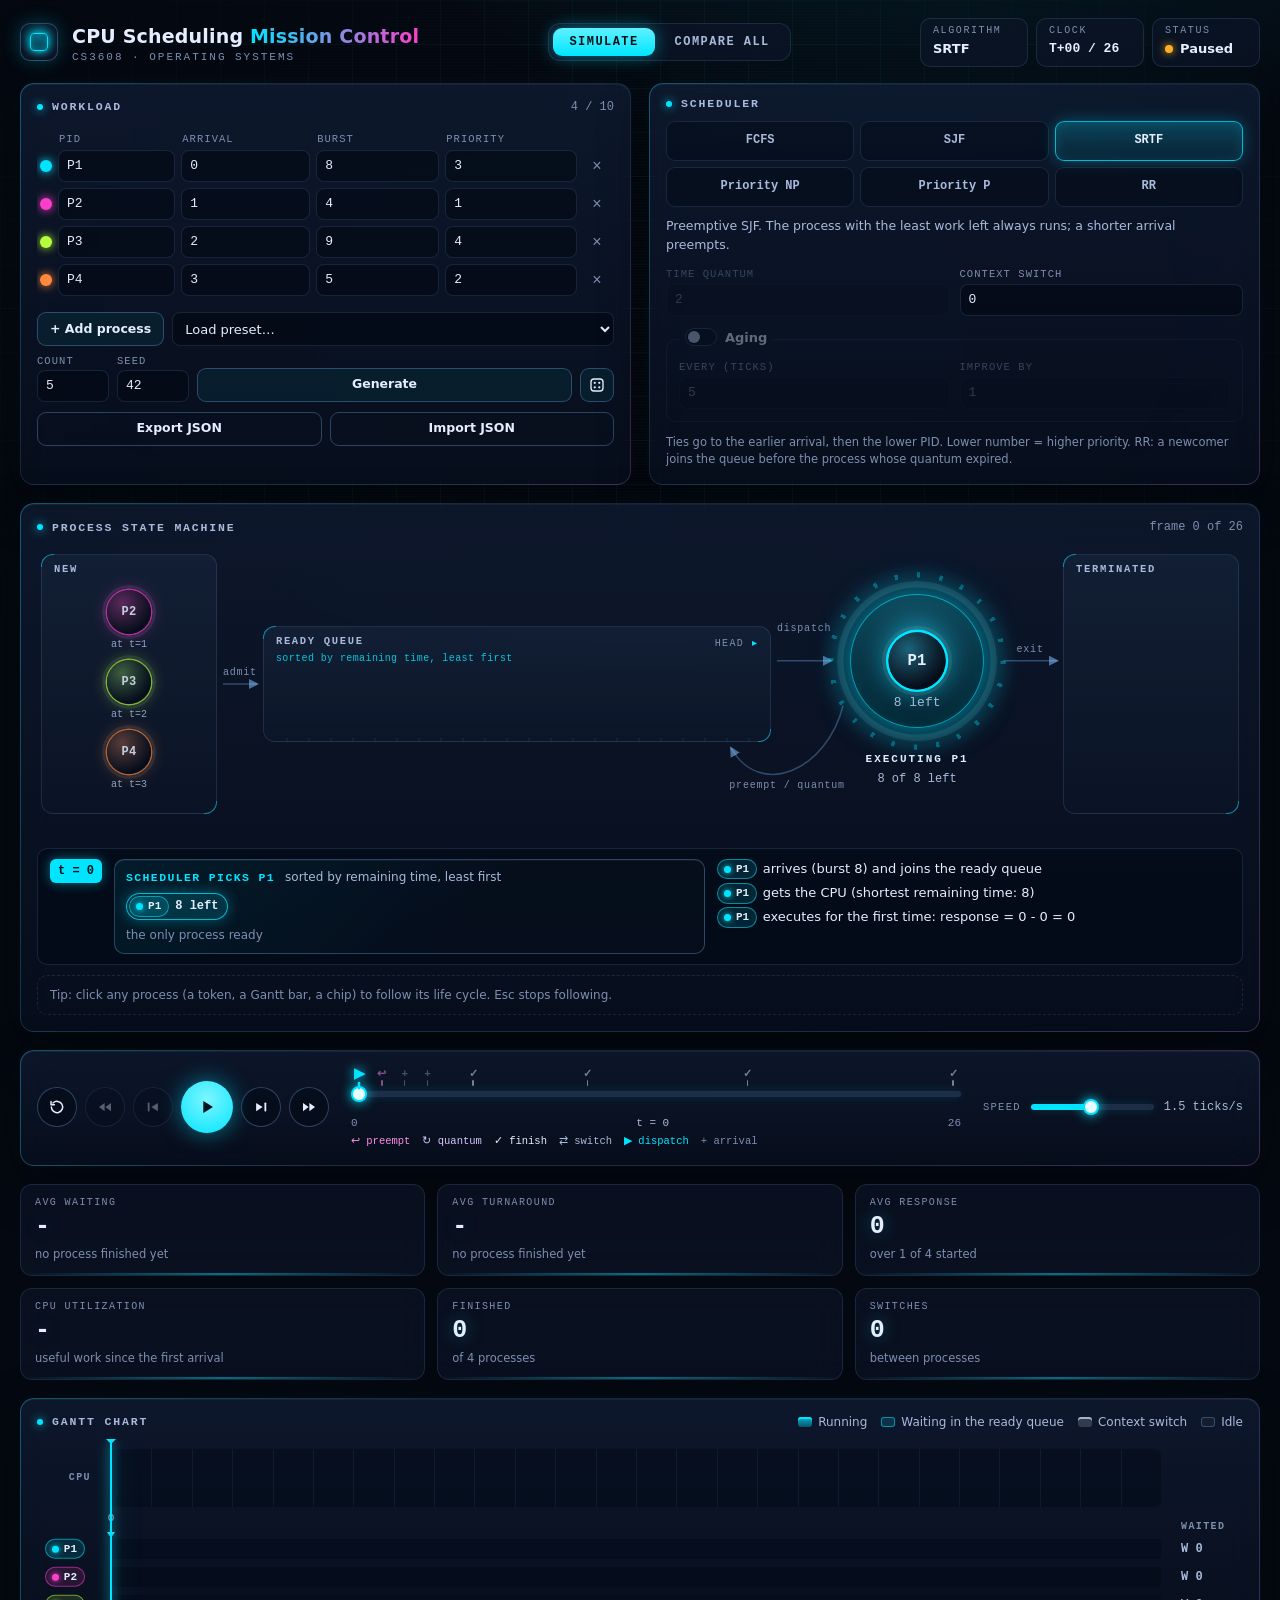
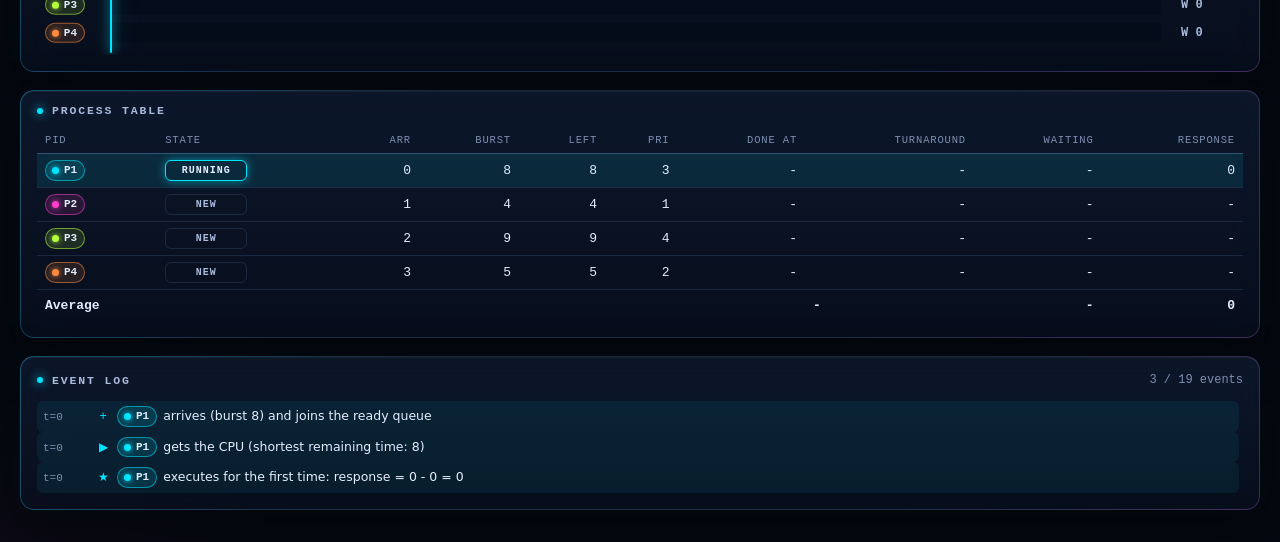
<file: index.html>
<!doctype html>
<html lang="en">
<head>
<meta charset="utf-8">
<meta name="viewport" content="width=device-width, initial-scale=1">
<title>Scheduler Mission Control</title>
<meta name="description" content="Interactive CPU scheduling simulator for CS3608 Operating Systems.">
<link rel="stylesheet" href="style.css">
</head>
<body>
  <!-- Animated grid behind everything (pure decoration). -->
  <div class="backdrop" aria-hidden="true"></div>

  <!-- ===================================================================
       TOP BAR: title, mode tabs, live telemetry
       =================================================================== -->
  <header class="topbar">
    <div class="brand">
      <div class="brand-mark" aria-hidden="true"><span></span></div>
      <div>
        <h1>CPU Scheduling <span>Mission Control</span></h1>
        <p class="brand-sub">CS3608 · Operating Systems</p>
      </div>
    </div>

    <nav class="mode-tabs" role="tablist" aria-label="Mode">
      <button type="button" role="tab" id="tabSimulate" aria-selected="true" aria-controls="viewSimulate">Simulate</button>
      <button type="button" role="tab" id="tabCompare" aria-selected="false" aria-controls="viewCompare">Compare all</button>
    </nav>

    <div class="telemetry" aria-label="Telemetry">
      <div class="tele">
        <span class="tele-label">Algorithm</span>
        <span class="tele-value" id="teleAlgo">-</span>
      </div>
      <div class="tele">
        <span class="tele-label">Clock</span>
        <span class="tele-value mono" id="teleClock">T+00 / 00</span>
      </div>
      <div class="tele">
        <span class="tele-label">Status</span>
        <span class="tele-value" id="teleStatus" data-status="paused"><i class="status-dot" aria-hidden="true"></i><span id="teleStatusText">Paused</span></span>
      </div>
    </div>
  </header>

  <main class="layout">
    <!-- =================================================================
         SIDEBAR: the workload and the scheduler settings
         ================================================================= -->
    <aside class="sidebar">
      <section class="panel" aria-labelledby="hWorkload">
        <header class="panel-head">
          <h2 id="hWorkload">Workload</h2>
          <span class="panel-meta mono" id="procCount">0 / 10</span>
        </header>

        <div class="table-wrap">
          <table class="proc-table">
            <thead>
              <tr>
                <th scope="col"><span class="sr-only">Color</span></th>
                <th scope="col">PID</th>
                <th scope="col">Arrival</th>
                <th scope="col">Burst</th>
                <th scope="col">Priority</th>
                <th scope="col"><span class="sr-only">Remove</span></th>
              </tr>
            </thead>
            <tbody id="procBody"></tbody>
          </table>
        </div>

        <div class="row-actions">
          <button type="button" class="btn" id="btnAdd">+ Add process</button>
          <select class="select" id="presetSelect" aria-label="Load a preset workload">
            <option value="">Load preset…</option>
          </select>
        </div>

        <div class="generator">
          <label class="mini-field"><span>Count</span><input type="number" id="genCount" min="2" max="10" step="1" value="5"></label>
          <label class="mini-field"><span>Seed</span><input type="number" id="genSeed" step="1" value="42"></label>
          <button type="button" class="btn" id="btnGenerate">Generate</button>
          <button type="button" class="btn btn-icon" id="btnDice" title="Generate with a new random seed" aria-label="Generate with a new random seed">
            <svg viewBox="0 0 24 24" aria-hidden="true"><rect x="4" y="4" width="16" height="16" rx="4" fill="none" stroke="currentColor" stroke-width="1.8"/><circle cx="9" cy="9" r="1.5" fill="currentColor"/><circle cx="15" cy="15" r="1.5" fill="currentColor"/><circle cx="15" cy="9" r="1.5" fill="currentColor"/><circle cx="9" cy="15" r="1.5" fill="currentColor"/></svg>
          </button>
        </div>

        <div class="io-actions">
          <button type="button" class="btn btn-ghost" id="btnExport">Export JSON</button>
          <button type="button" class="btn btn-ghost" id="btnImport">Import JSON</button>
          <input type="file" id="fileImport" accept=".json,application/json" hidden>
        </div>

        <ul class="errors" id="errors" aria-live="polite"></ul>
      </section>

      <section class="panel" aria-labelledby="hScheduler">
        <header class="panel-head">
          <h2 id="hScheduler">Scheduler</h2>
        </header>

        <div class="algo-grid" id="algoGrid" role="radiogroup" aria-label="Scheduling algorithm"></div>
        <p class="algo-desc" id="algoDesc"></p>

        <div class="field-grid">
          <label class="field" id="fieldQuantum">
            <span>Time quantum</span>
            <input type="number" id="optQuantum" min="1" step="1" value="2">
          </label>
          <label class="field">
            <span>Context switch</span>
            <input type="number" id="optSwitch" min="0" step="1" value="0">
          </label>
        </div>

        <fieldset class="aging" id="fieldAging">
          <legend>
            <label class="switch">
              <input type="checkbox" id="optAging">
              <span class="switch-track" aria-hidden="true"></span>
              <span>Aging</span>
            </label>
          </legend>
          <div class="field-grid">
            <label class="field">
              <span>Every (ticks)</span>
              <input type="number" id="optAgingEvery" min="1" step="1" value="5">
            </label>
            <label class="field">
              <span>Improve by</span>
              <input type="number" id="optAgingBy" min="1" step="1" value="1">
            </label>
          </div>
        </fieldset>

        <p class="conventions">Ties go to the earlier arrival, then the lower PID.
          Lower number = higher priority. RR: a newcomer joins the queue before the process whose quantum expired.</p>
      </section>
    </aside>

    <div class="views">
      <!-- ===============================================================
           SIMULATE VIEW
           =============================================================== -->
      <div class="view" id="viewSimulate" role="tabpanel" aria-labelledby="tabSimulate">

        <!-- The centerpiece: the process state machine with the CPU core -->
        <section class="panel stage-panel" aria-labelledby="hStage">
          <header class="panel-head">
            <h2 id="hStage">Process state machine</h2>
            <span class="panel-meta mono" id="stageMeta"></span>
          </header>

          <div class="stage" id="stage">
            <svg class="flow" id="flow" aria-hidden="true">
              <defs>
                <marker id="arrowHead" viewBox="0 0 10 10" refX="8" refY="5" markerWidth="7" markerHeight="7" orient="auto-start-reverse">
                  <path d="M0,0 L10,5 L0,10 z"></path>
                </marker>
              </defs>
              <g id="flowPaths"></g>
            </svg>

            <div class="zone zone-new" id="zoneNew"><span class="zone-label">New</span></div>
            <div class="zone zone-ready" id="zoneReady">
              <span class="zone-label">Ready queue</span>
              <span class="lane-rule mono" id="readyRule"></span>
              <span class="lane-head mono">head</span>
            </div>
            <div class="cpu-cell">
              <div class="cpu" id="cpu" data-kind="idle">
                <div class="cpu-halo"></div>
                <div class="cpu-pins"></div>
                <div class="cpu-ring" id="cpuRing"></div>
                <div class="cpu-core"><div class="cpu-die"></div></div>
                <div class="cpu-flash"></div>
              </div>
              <div class="cpu-readout">
                <span class="cpu-status mono" id="cpuStatus">Idle</span>
                <span class="cpu-detail mono" id="cpuDetail">-</span>
              </div>
            </div>
            <div class="zone zone-done" id="zoneDone"><span class="zone-label">Terminated</span></div>

            <div class="tokens" id="tokens" aria-hidden="true"></div>
            <canvas class="fx" id="fx" aria-hidden="true"></canvas>
            <div class="stage-error" id="stageError" hidden></div>
          </div>

          <div class="narration" id="narration">
            <span class="narr-time mono" id="narrTime">t = 0</span>
            <!-- WHY the scheduler did what it did at this instant -->
            <div class="decision" id="decision" aria-live="polite"></div>
            <ul class="narr-lines" id="narrLines"></ul>
          </div>
          <!-- the life cycle of the process being followed (click any process to follow it) -->
          <div class="lifeline" id="lifeline" aria-live="polite"></div>
        </section>

        <!-- Transport: play / pause / step / reset, scrubber, speed -->
        <section class="panel transport" aria-label="Playback">
          <div class="transport-buttons">
            <button type="button" class="tbtn" id="btnReset" title="Reset (Home)" aria-label="Reset">
              <svg viewBox="0 0 24 24" aria-hidden="true"><path d="M4.5 12a7.5 7.5 0 1 0 2.2-5.3" fill="none" stroke="currentColor" stroke-width="2" stroke-linecap="round"/><path d="M4 4.5V9h4.5" fill="none" stroke="currentColor" stroke-width="2" stroke-linecap="round" stroke-linejoin="round"/></svg>
            </button>
            <button type="button" class="tbtn" id="btnPrevEvent" title="Previous event (Shift + Left arrow)" aria-label="Jump to the previous event">
              <svg viewBox="0 0 24 24" aria-hidden="true"><path d="M11.5 6.5v11L4 12zM20 6.5v11L12.5 12z" fill="currentColor"/></svg>
            </button>
            <button type="button" class="tbtn" id="btnBack" title="Step back (Left arrow)" aria-label="Step back">
              <svg viewBox="0 0 24 24" aria-hidden="true"><rect x="5" y="6" width="2.4" height="12" rx="1" fill="currentColor"/><path d="M18.5 6.5v11L9.8 12z" fill="currentColor"/></svg>
            </button>
            <button type="button" class="tbtn tbtn-main" id="btnPlay" title="Play / pause (Space)" aria-label="Play">
              <svg class="icon-play" viewBox="0 0 24 24" aria-hidden="true"><path d="M8 5.5v13l10.5-6.5z" fill="currentColor"/></svg>
              <svg class="icon-pause" viewBox="0 0 24 24" aria-hidden="true"><rect x="6.5" y="5.5" width="4" height="13" rx="1.2" fill="currentColor"/><rect x="13.5" y="5.5" width="4" height="13" rx="1.2" fill="currentColor"/></svg>
            </button>
            <button type="button" class="tbtn" id="btnStep" title="Step forward (Right arrow)" aria-label="Step forward">
              <svg viewBox="0 0 24 24" aria-hidden="true"><path d="M5.5 6.5v11l8.7-5.5z" fill="currentColor"/><rect x="16.6" y="6" width="2.4" height="12" rx="1" fill="currentColor"/></svg>
            </button>
            <button type="button" class="tbtn" id="btnNextEvent" title="Next event (Shift + Right arrow)" aria-label="Jump to the next event">
              <svg viewBox="0 0 24 24" aria-hidden="true"><path d="M4 6.5v11l7.5-5.5zM12.5 6.5v11l7.5-5.5z" fill="currentColor"/></svg>
            </button>
          </div>

          <div class="scrubber">
            <div class="scrub-track">
              <!-- one marker per instant where the scheduler acted (click to jump there) -->
              <div class="scrub-markers" id="scrubMarkers"></div>
              <input type="range" id="scrub" min="0" max="1" step="1" value="0" aria-label="Simulation time">
            </div>
            <div class="scrub-scale mono"><span>0</span><span id="scrubNow">t = 0</span><span id="scrubMax">0</span></div>
            <div class="marker-legend" aria-hidden="true">
              <span class="is-preempt">↩ preempt</span><span class="is-quantum">↻ quantum</span><span class="is-complete">✓ finish</span><span class="is-switch">⇄ switch</span><span class="is-dispatch">▶ dispatch</span><span class="is-arrive">+ arrival</span>
            </div>
          </div>

          <label class="speed">
            <span class="speed-label">Speed</span>
            <input type="range" id="speed" min="0" max="100" step="1" value="49" aria-label="Playback speed">
            <output class="mono" id="speedOut" for="speed">1.5 ticks/s</output>
          </label>
        </section>

        <!-- Animated counters -->
        <section class="metrics" aria-label="Live metrics">
          <div class="tile">
            <span class="tile-label">Avg waiting</span>
            <span class="tile-value mono" id="mWait">-</span>
            <span class="tile-sub" id="mWaitSub">over finished processes</span>
          </div>
          <div class="tile">
            <span class="tile-label">Avg turnaround</span>
            <span class="tile-value mono" id="mTat">-</span>
            <span class="tile-sub" id="mTatSub">over finished processes</span>
          </div>
          <div class="tile">
            <span class="tile-label">Avg response</span>
            <span class="tile-value mono" id="mResp">-</span>
            <span class="tile-sub" id="mRespSub">over started processes</span>
          </div>
          <div class="tile">
            <span class="tile-label">CPU utilization</span>
            <span class="tile-value mono" id="mUtil">-</span>
            <span class="tile-sub">useful work since the first arrival</span>
          </div>
          <div class="tile">
            <span class="tile-label">Finished</span>
            <span class="tile-value mono" id="mDone">-</span>
            <span class="tile-sub" id="mDoneSub">processes</span>
          </div>
          <div class="tile">
            <span class="tile-label">Switches</span>
            <span class="tile-value mono" id="mSwitch">-</span>
            <span class="tile-sub" id="mSwitchSub">between processes</span>
          </div>
        </section>

        <!-- Live Gantt chart -->
        <section class="panel gantt-panel" aria-labelledby="hGantt">
          <header class="panel-head">
            <h2 id="hGantt">Gantt chart</h2>
            <div class="legend" aria-label="Legend">
              <span class="legend-item"><i class="legend-swatch is-run"></i>Running</span>
              <span class="legend-item"><i class="legend-swatch is-wait"></i>Waiting in the ready queue</span>
              <span class="legend-item"><i class="legend-swatch is-cs"></i>Context switch</span>
              <span class="legend-item"><i class="legend-swatch is-idle"></i>Idle</span>
            </div>
          </header>
          <!-- top row: what the CPU does; below: one lane per process -->
          <div class="gantt-body">
            <div class="gantt-side" id="ganttLabels" aria-hidden="true"></div>
            <div class="gantt-scroll" id="ganttScroll">
              <div class="gantt-track" id="ganttTrack"></div>
            </div>
            <div class="gantt-side gantt-side-right" id="ganttCounters" aria-hidden="true"></div>
          </div>
        </section>

        <div class="split">
          <!-- Per-process table (the table view of everything above) -->
          <section class="panel" aria-labelledby="hLive">
            <header class="panel-head">
              <h2 id="hLive">Process table</h2>
            </header>
            <div class="table-wrap">
              <table class="live-table">
                <thead>
                  <tr>
                    <th scope="col">PID</th>
                    <th scope="col">State</th>
                    <th scope="col">Arr</th>
                    <th scope="col">Burst</th>
                    <th scope="col">Left</th>
                    <th scope="col">Pri</th>
                    <th scope="col">Done at</th>
                    <th scope="col">Turnaround</th>
                    <th scope="col">Waiting</th>
                    <th scope="col">Response</th>
                  </tr>
                </thead>
                <tbody id="liveBody"></tbody>
                <tfoot>
                  <tr>
                    <td colspan="7">Average</td>
                    <td id="footTat">-</td>
                    <td id="footWait">-</td>
                    <td id="footResp">-</td>
                  </tr>
                </tfoot>
              </table>
            </div>
          </section>

          <!-- Event log: every engine event up to the current time -->
          <section class="panel log-panel" aria-labelledby="hLog">
            <header class="panel-head">
              <h2 id="hLog">Event log</h2>
              <span class="panel-meta mono" id="logCount"></span>
            </header>
            <ol class="log" id="log"></ol>
          </section>
        </div>
      </div>

      <!-- ===============================================================
           COMPARE VIEW
           =============================================================== -->
      <div class="view" id="viewCompare" role="tabpanel" aria-labelledby="tabCompare" hidden>
        <section class="panel" aria-labelledby="hCharts">
          <header class="panel-head">
            <h2 id="hCharts">Every algorithm, same workload</h2>
            <span class="panel-meta" id="compareMeta"></span>
          </header>
          <div class="charts">
            <figure class="chart-card">
              <figcaption><span class="chart-title">Average waiting time</span><span class="chart-sub">ticks · lower is better</span></figcaption>
              <canvas data-metric="waiting" role="img" aria-label="Bar chart of average waiting time per algorithm; the same values are in the results table"></canvas>
            </figure>
            <figure class="chart-card">
              <figcaption><span class="chart-title">Average turnaround time</span><span class="chart-sub">ticks · lower is better</span></figcaption>
              <canvas data-metric="turnaround" role="img" aria-label="Bar chart of average turnaround time per algorithm; the same values are in the results table"></canvas>
            </figure>
            <figure class="chart-card">
              <figcaption><span class="chart-title">Average response time</span><span class="chart-sub">ticks · lower is better</span></figcaption>
              <canvas data-metric="response" role="img" aria-label="Bar chart of average response time per algorithm; the same values are in the results table"></canvas>
            </figure>
            <figure class="chart-card">
              <figcaption><span class="chart-title">Context switches</span><span class="chart-sub">count · lower is better</span></figcaption>
              <canvas data-metric="switches" role="img" aria-label="Bar chart of context switches per algorithm; the same values are in the results table"></canvas>
            </figure>
          </div>
        </section>

        <section class="panel" aria-labelledby="hCompareTable">
          <header class="panel-head">
            <h2 id="hCompareTable">Results</h2>
            <span class="panel-meta">★ = best for that column</span>
          </header>
          <div class="table-wrap">
            <table class="compare-table" id="compareTable">
              <thead>
                <tr>
                  <th scope="col">Algorithm</th>
                  <th scope="col">Avg waiting</th>
                  <th scope="col">Avg turnaround</th>
                  <th scope="col">Avg response</th>
                  <th scope="col">Switches</th>
                  <th scope="col">CPU util.</th>
                  <th scope="col">Makespan</th>
                  <th scope="col"><span class="sr-only">Open</span></th>
                </tr>
              </thead>
              <tbody id="compareBody"></tbody>
            </table>
          </div>
        </section>

        <section class="panel" aria-labelledby="hSchedules">
          <header class="panel-head">
            <h2 id="hSchedules">Schedules side by side</h2>
            <span class="panel-meta">same time scale</span>
          </header>
          <div class="schedules" id="schedules"></div>
        </section>
      </div>
    </div>
  </main>

  <div class="tooltip" id="tooltip" role="tooltip" hidden></div>

  <script src="engine.js"></script>
  <script src="ui.js"></script>
</body>
</html>
</file>
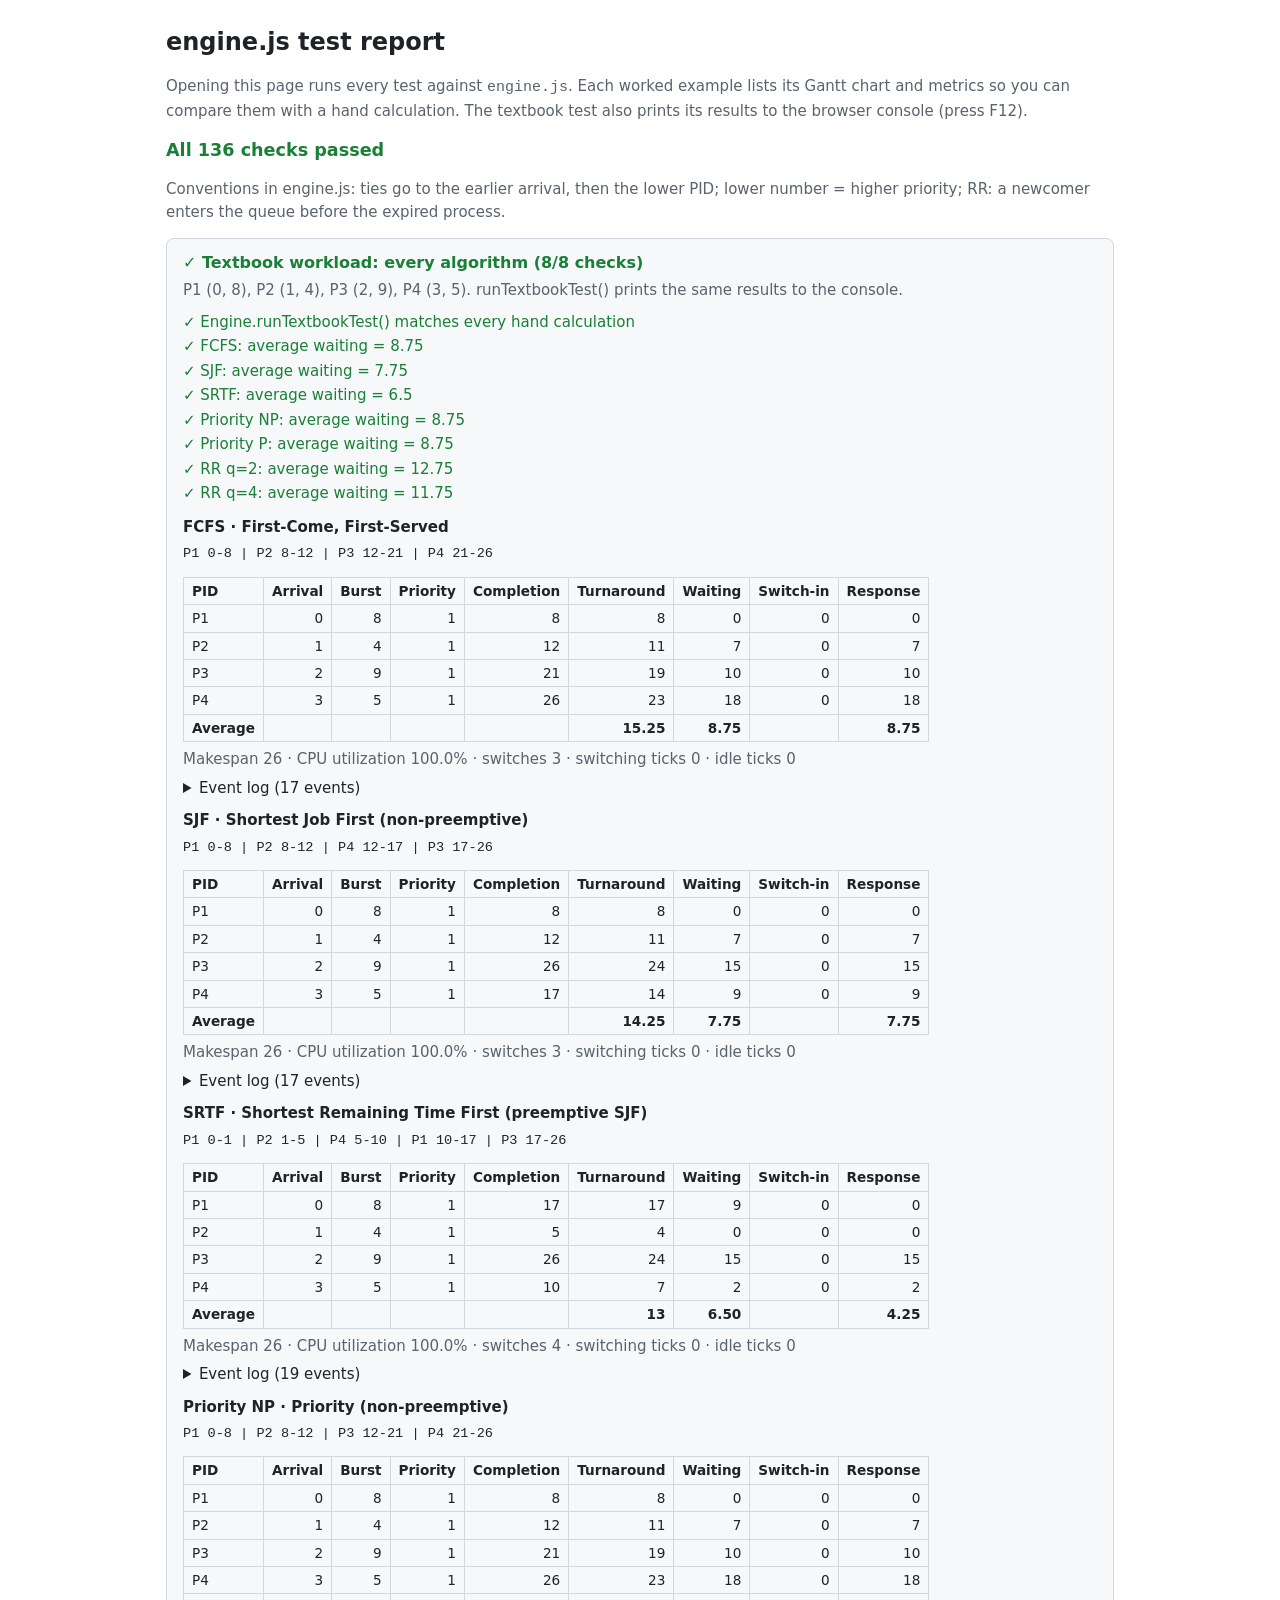
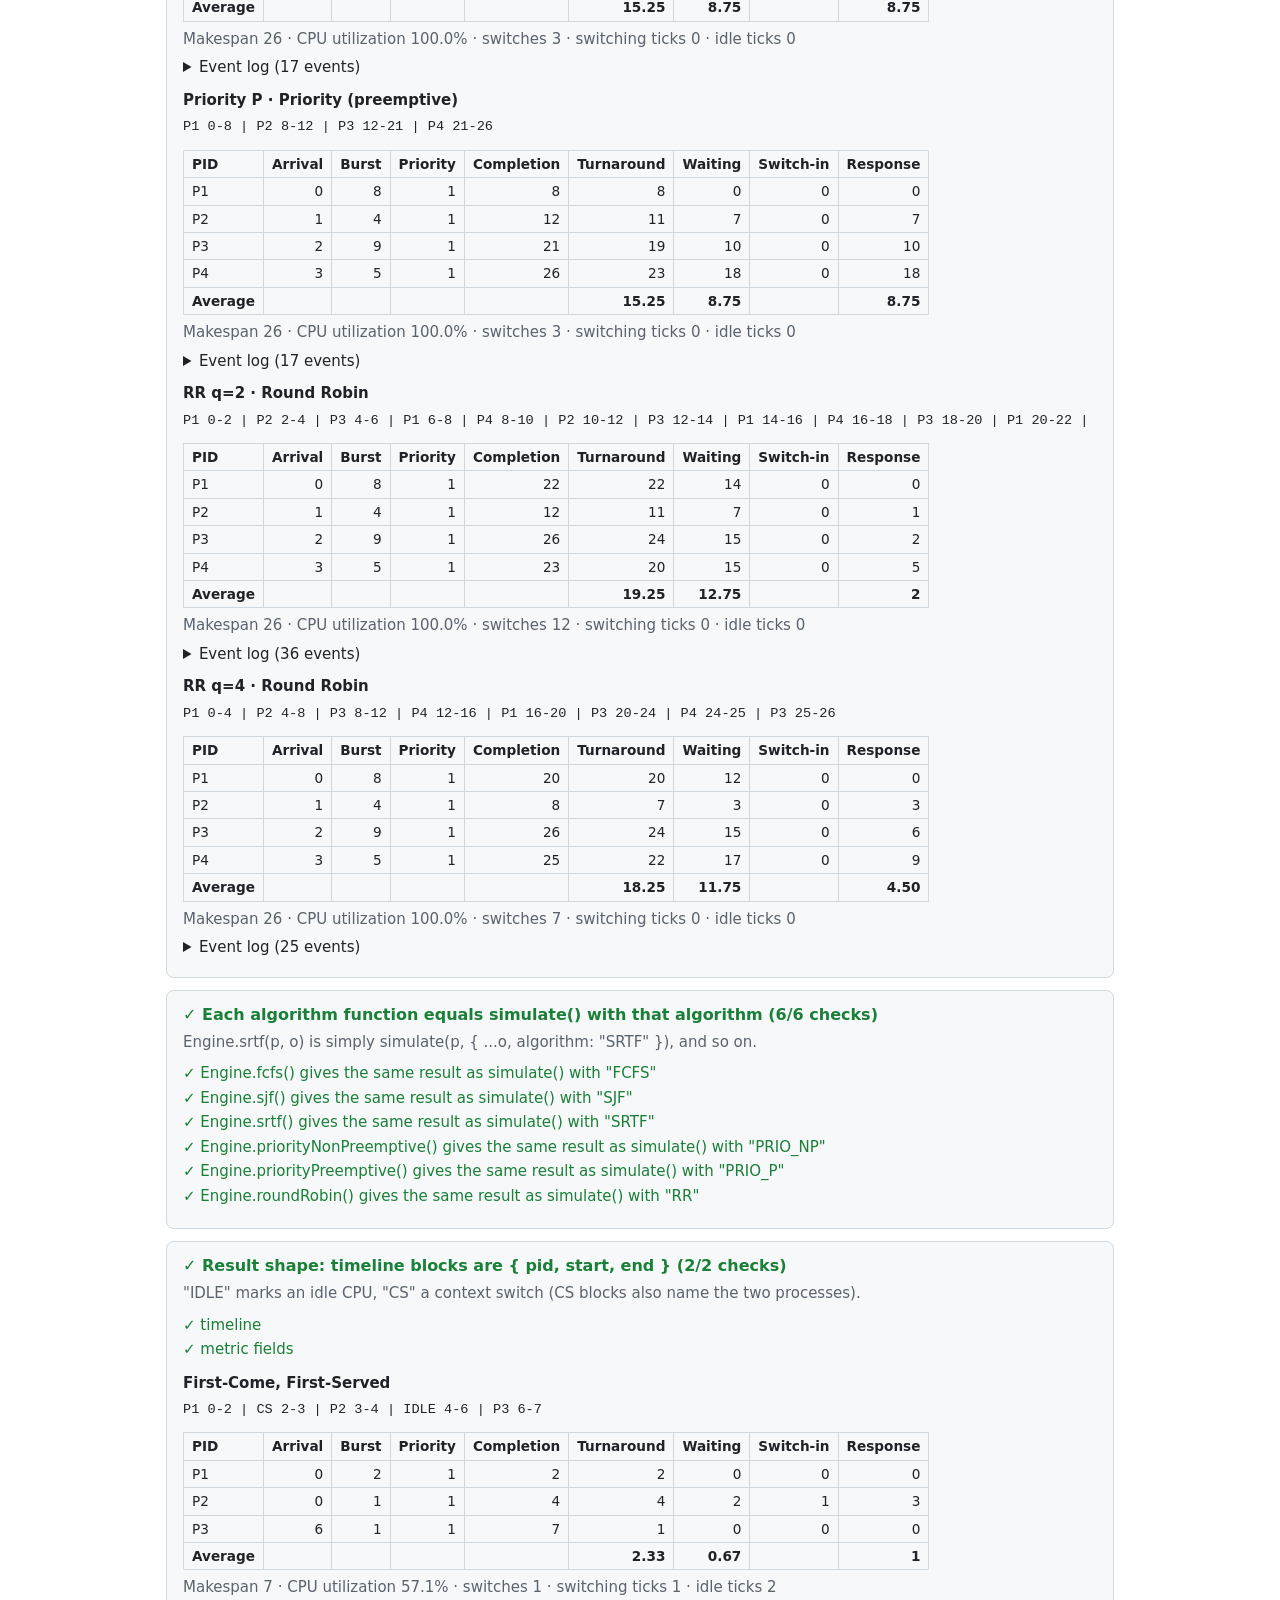
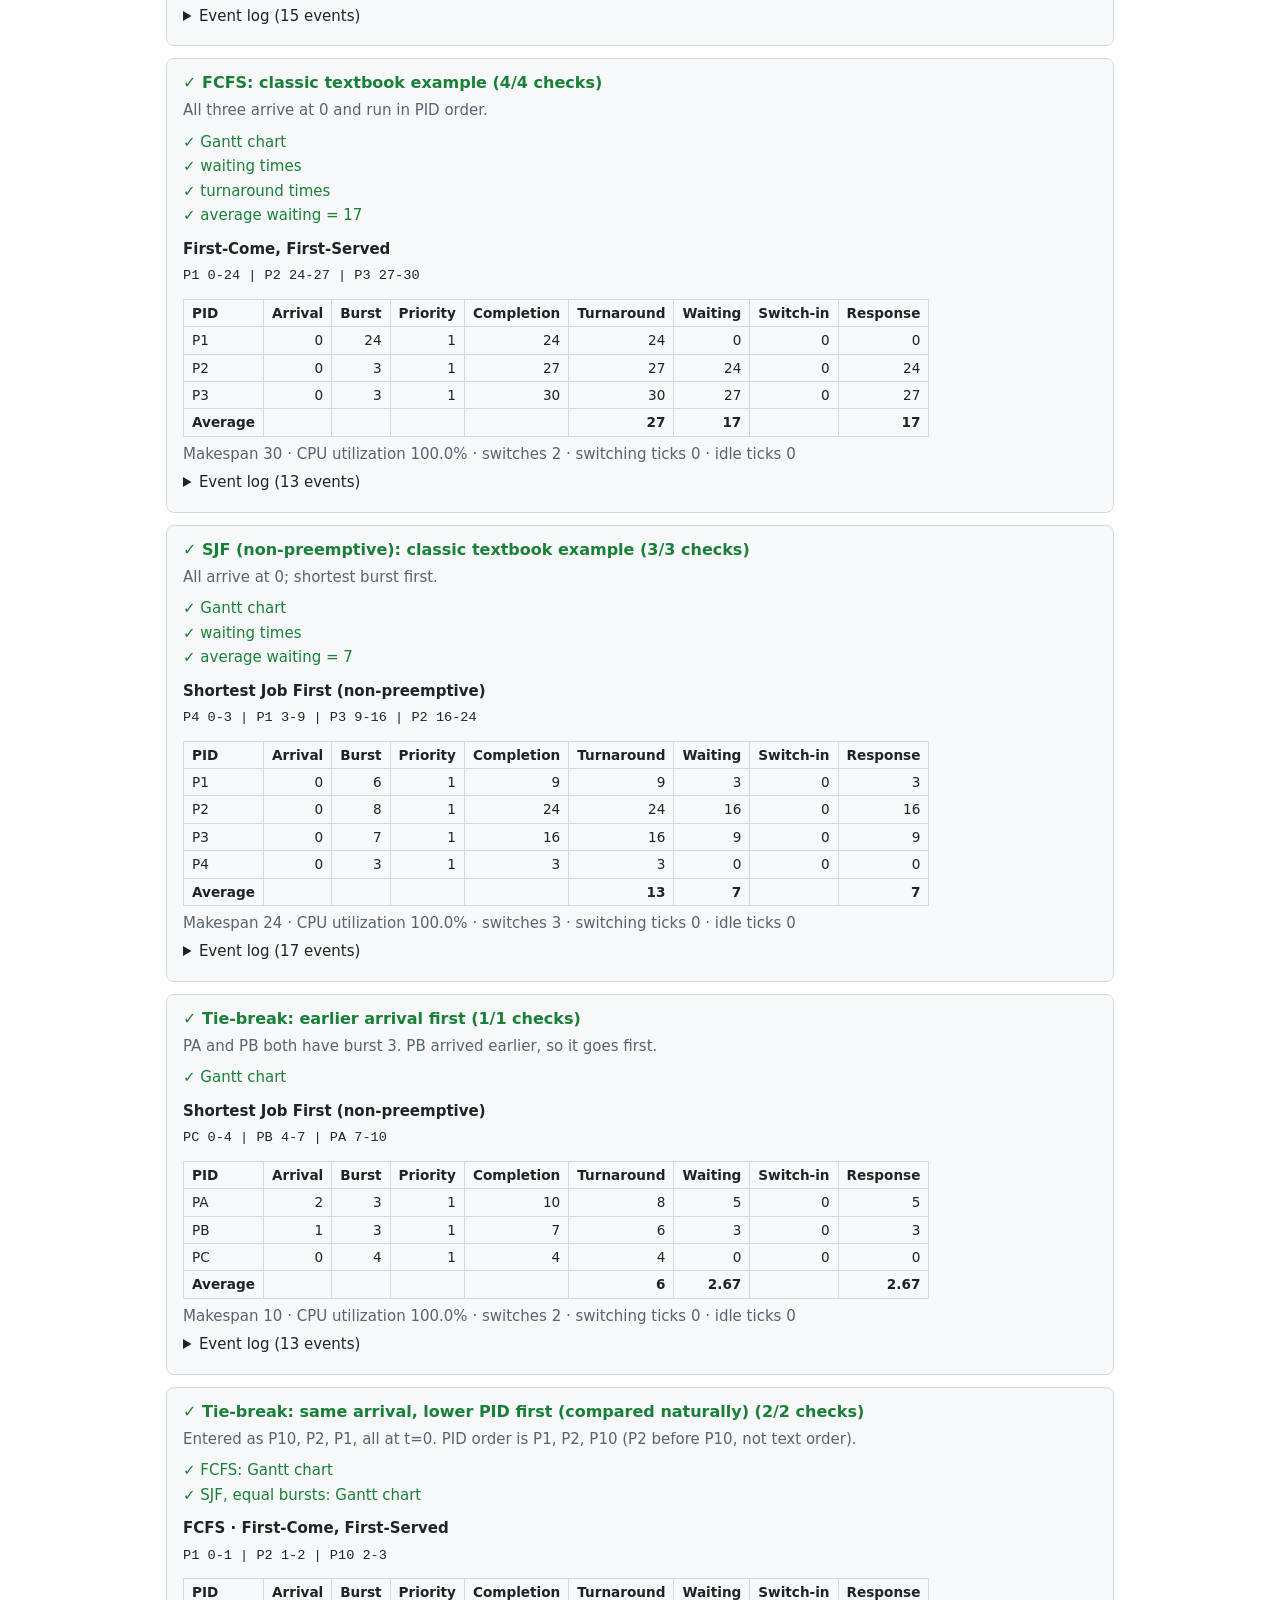
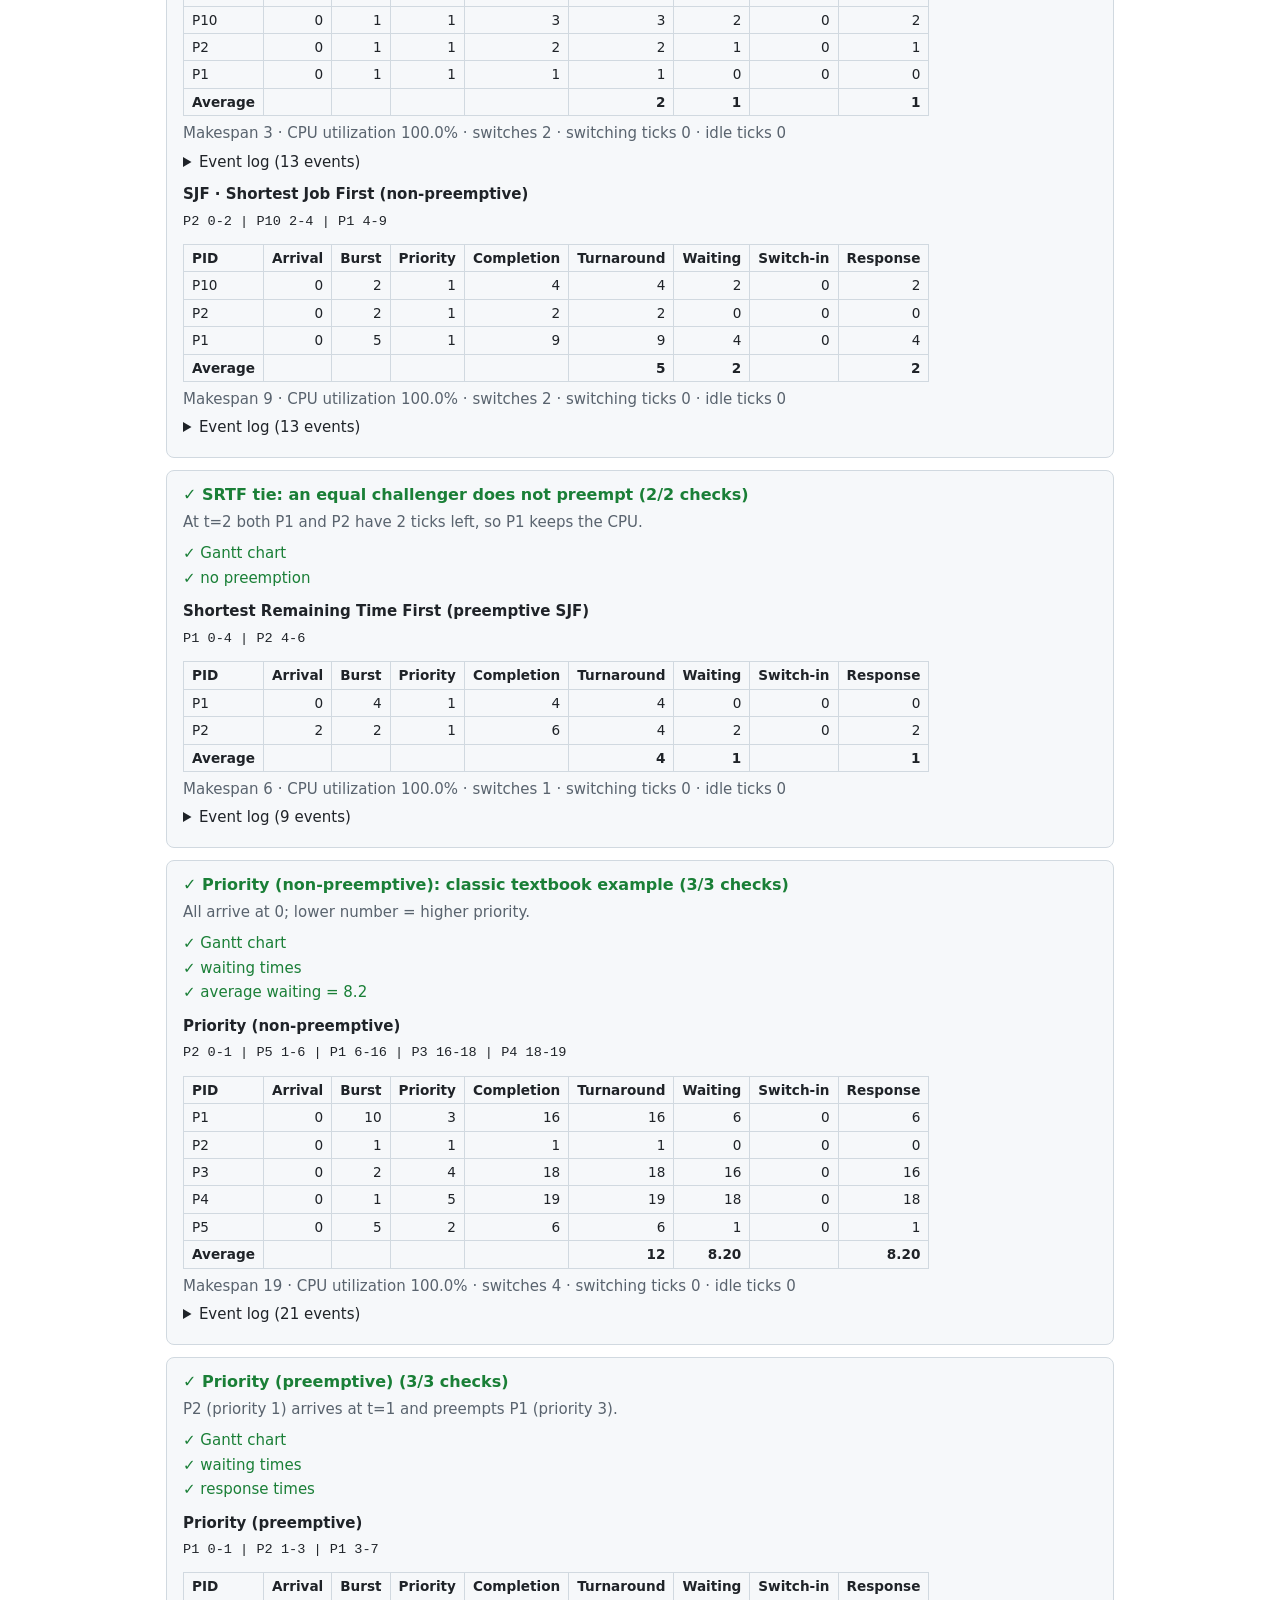
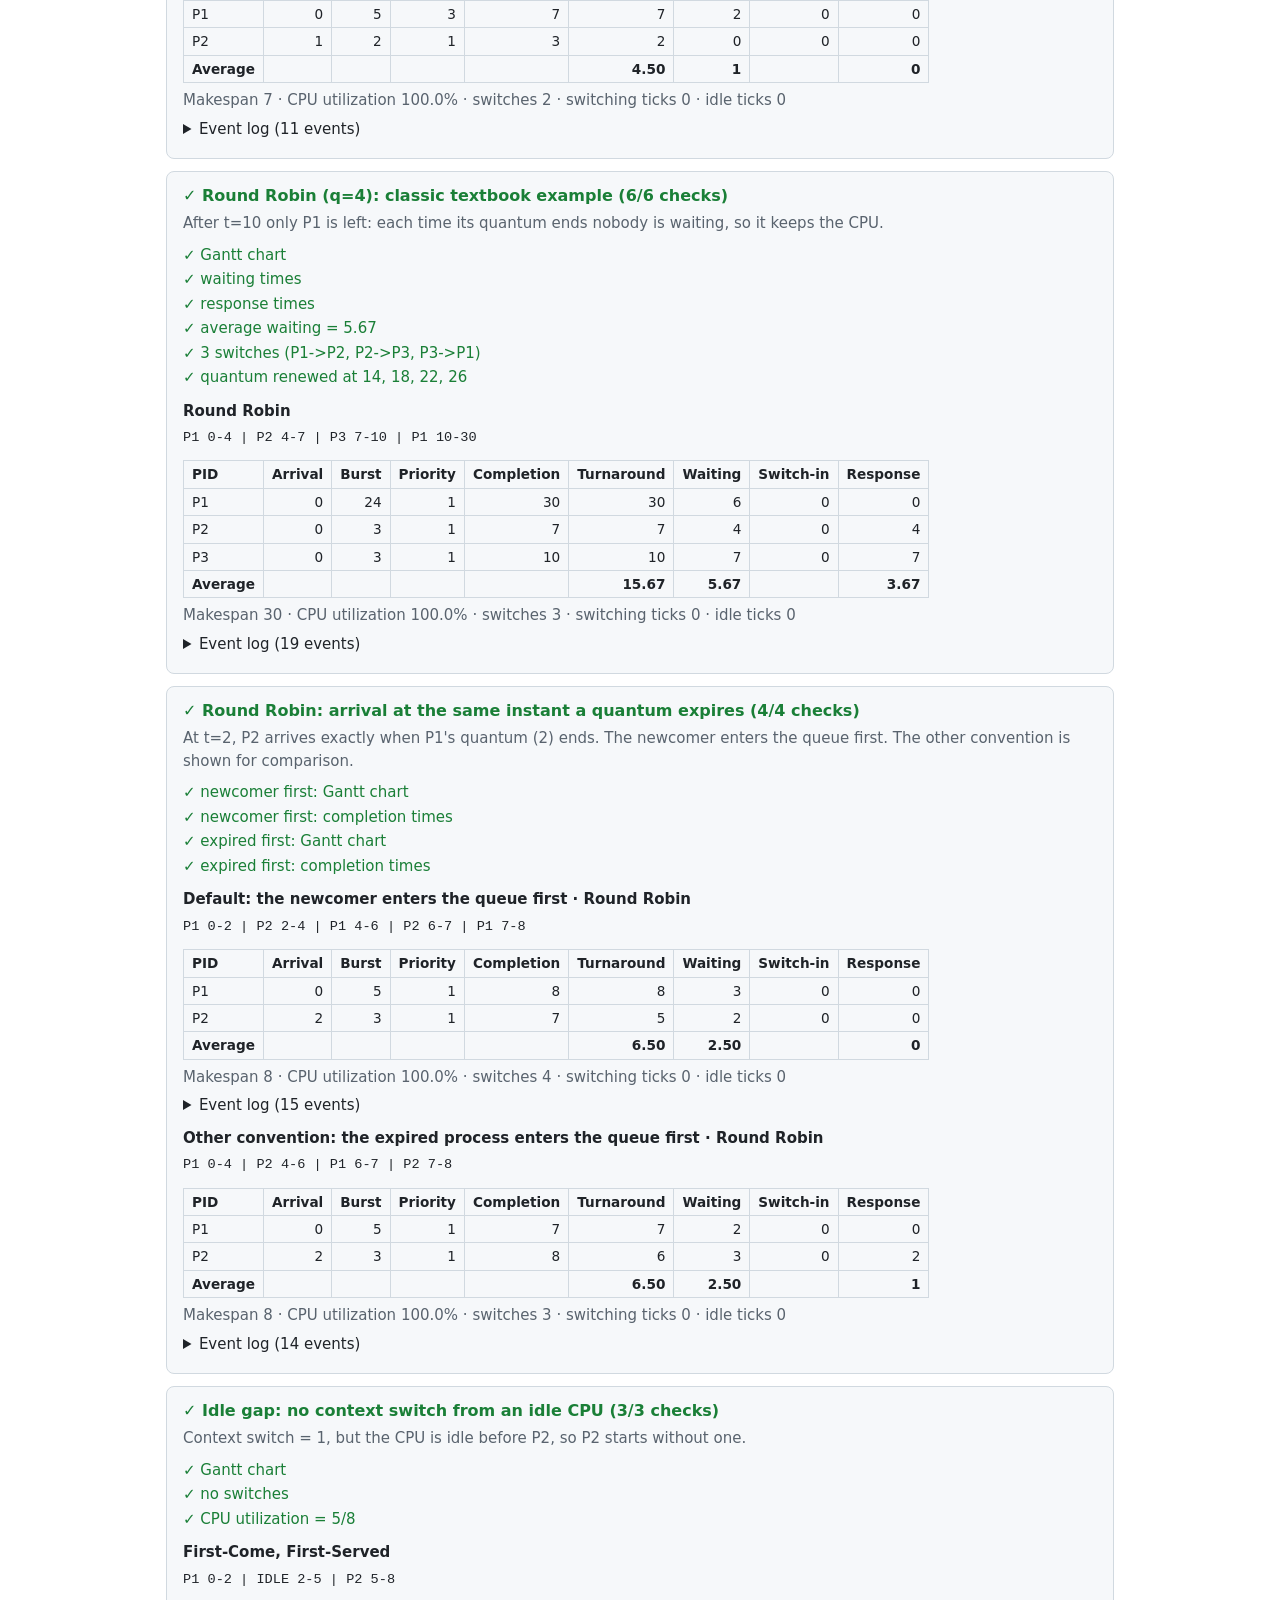
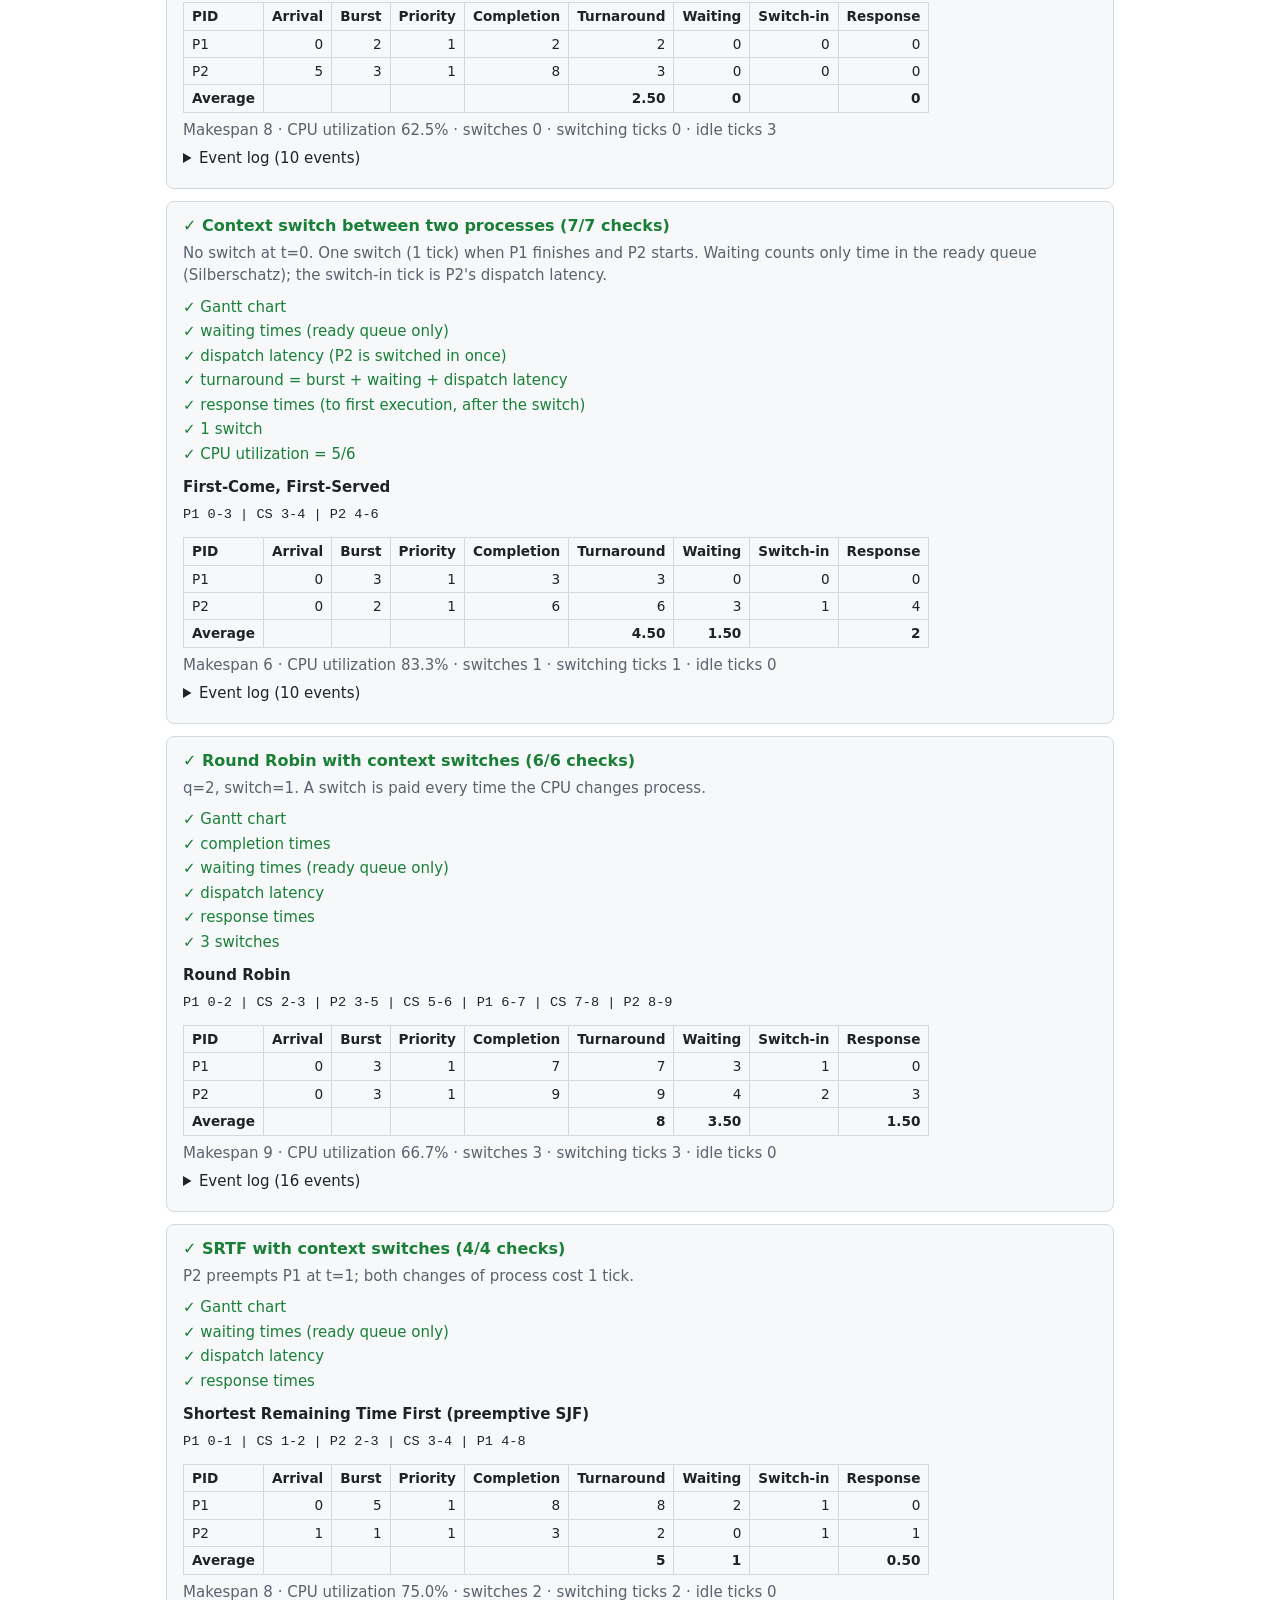
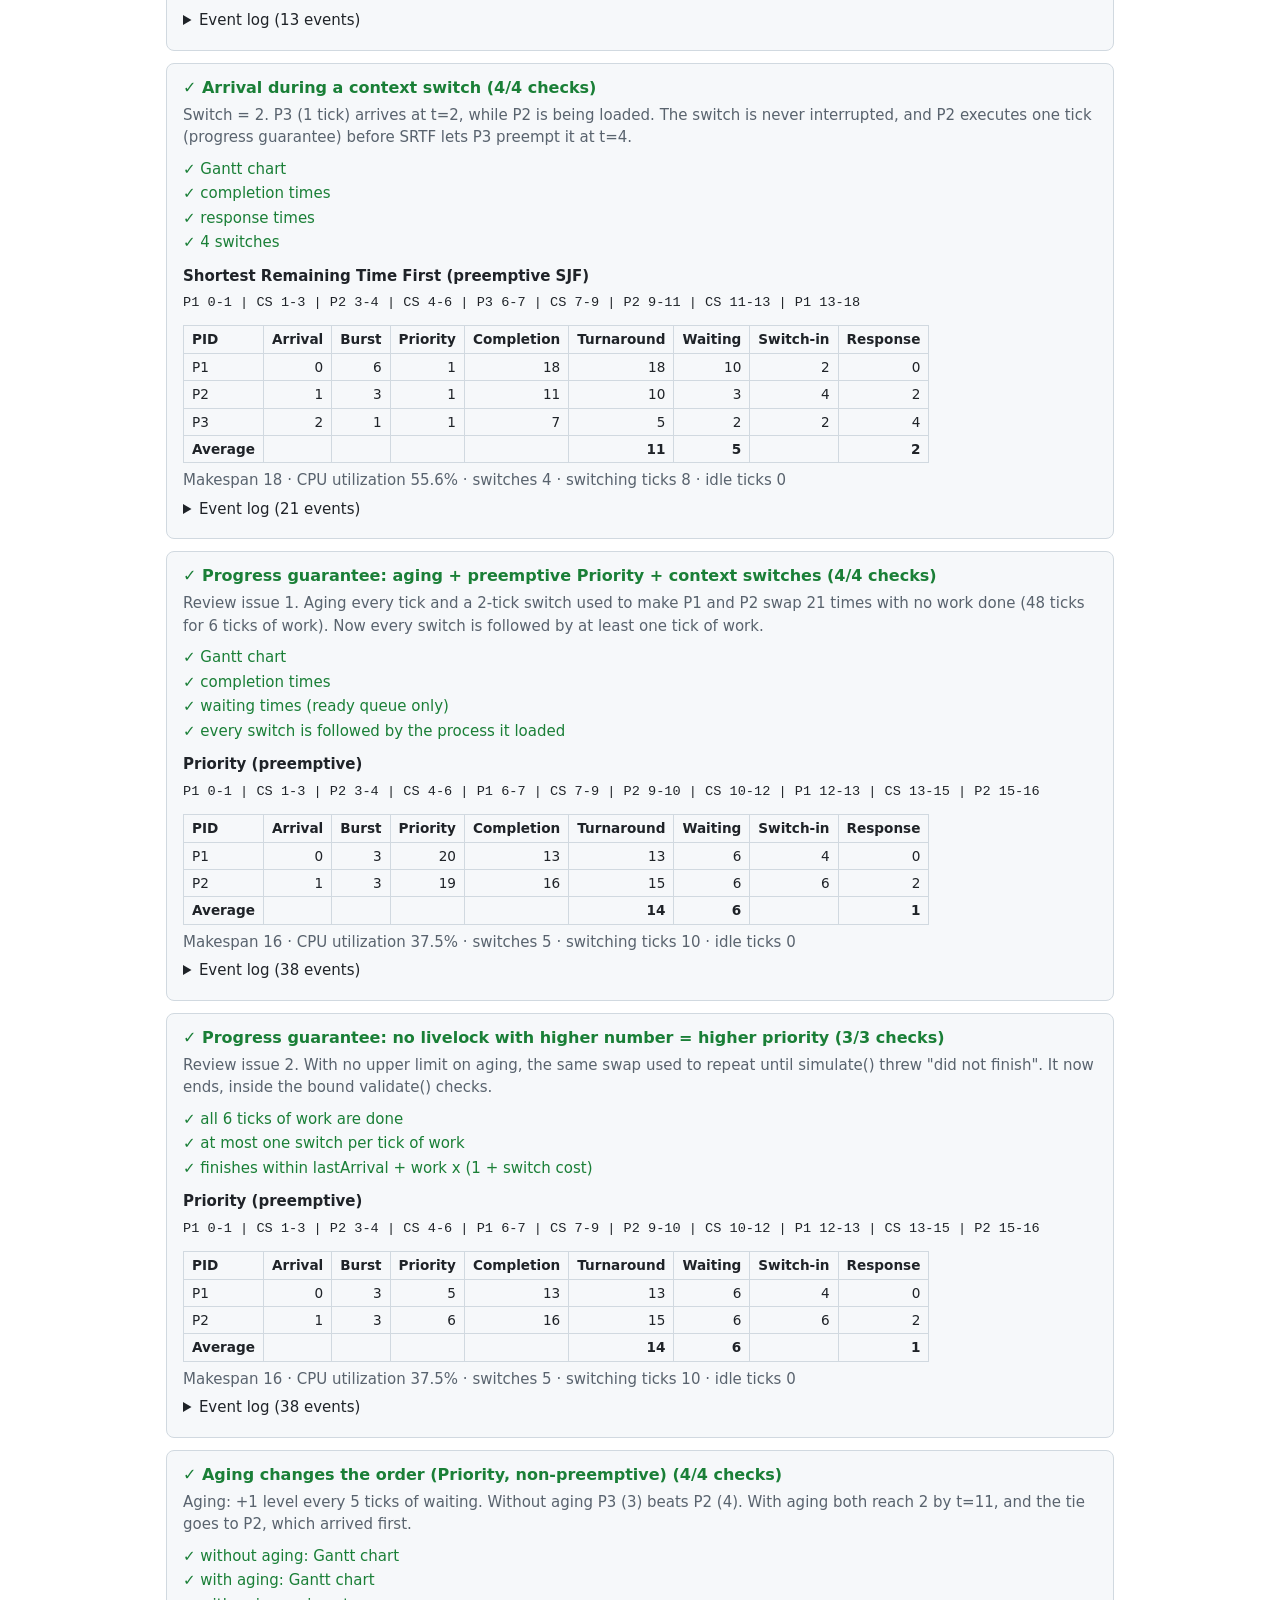
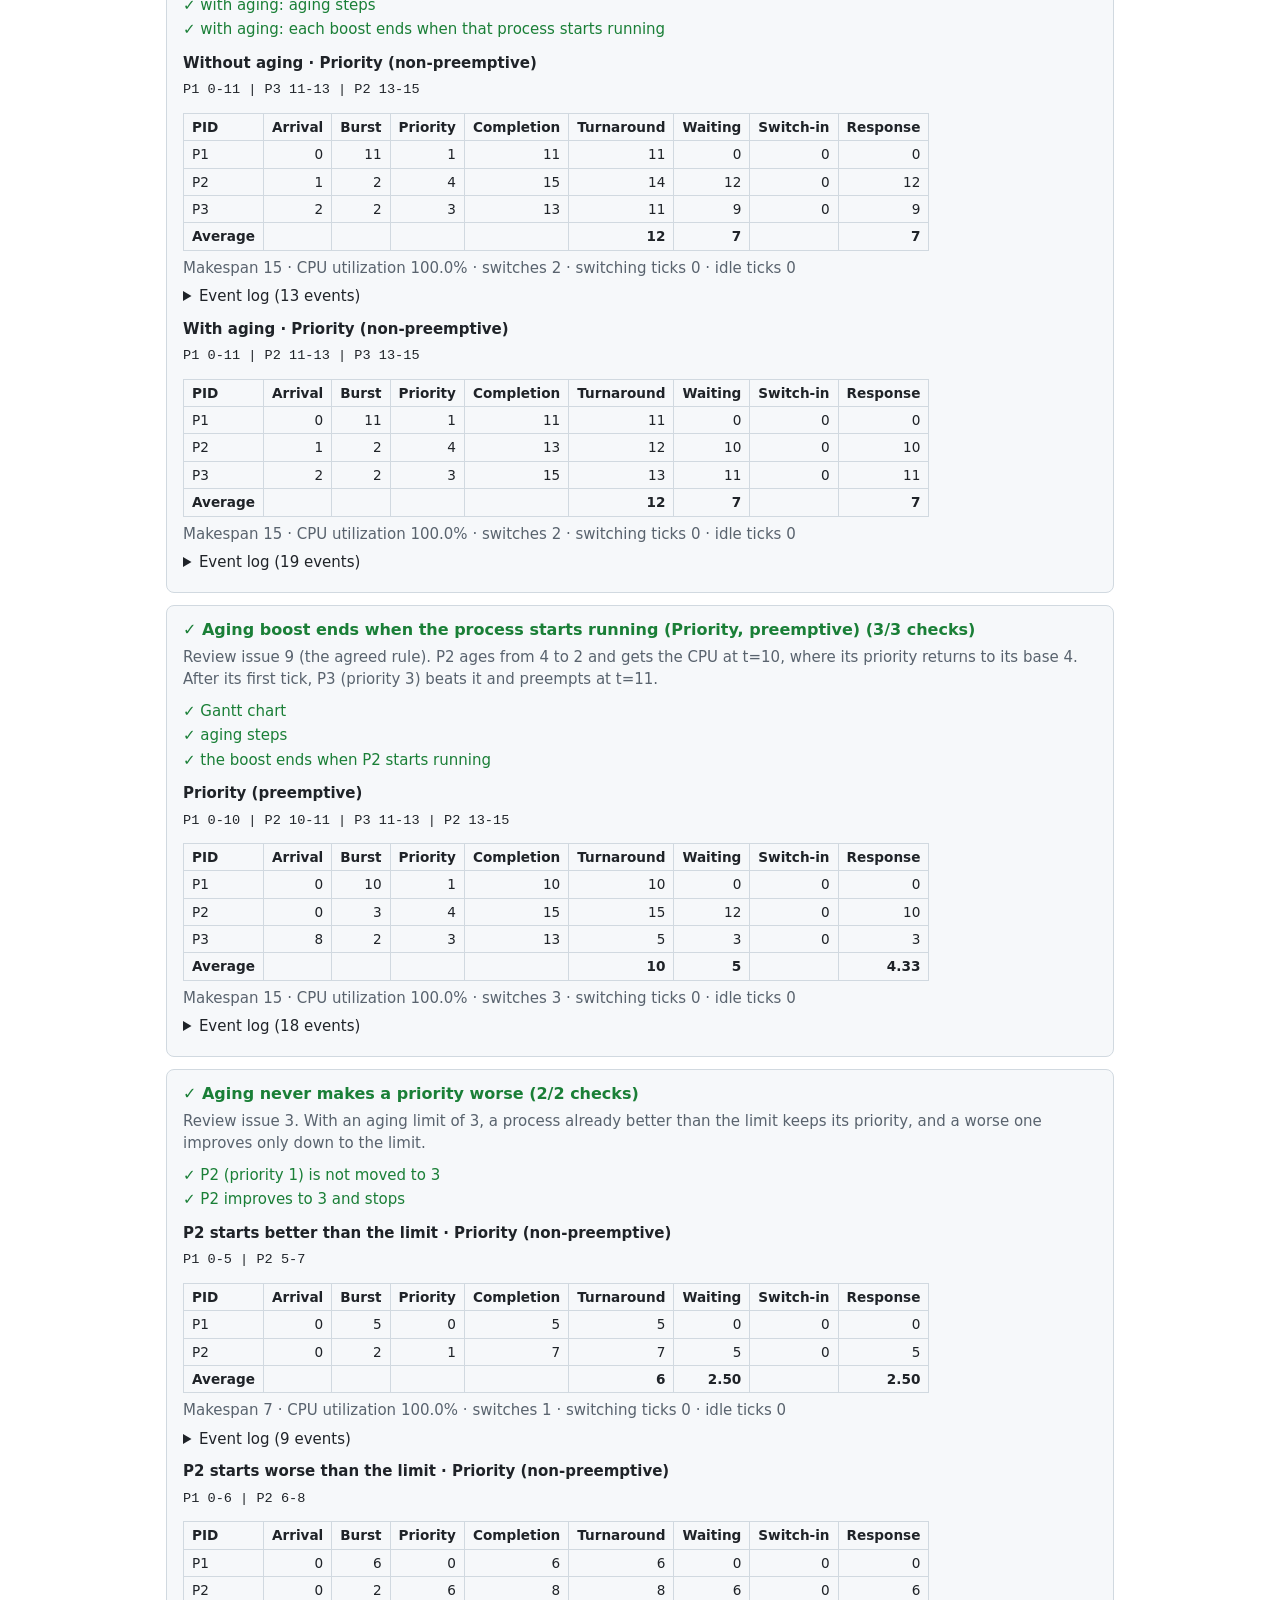
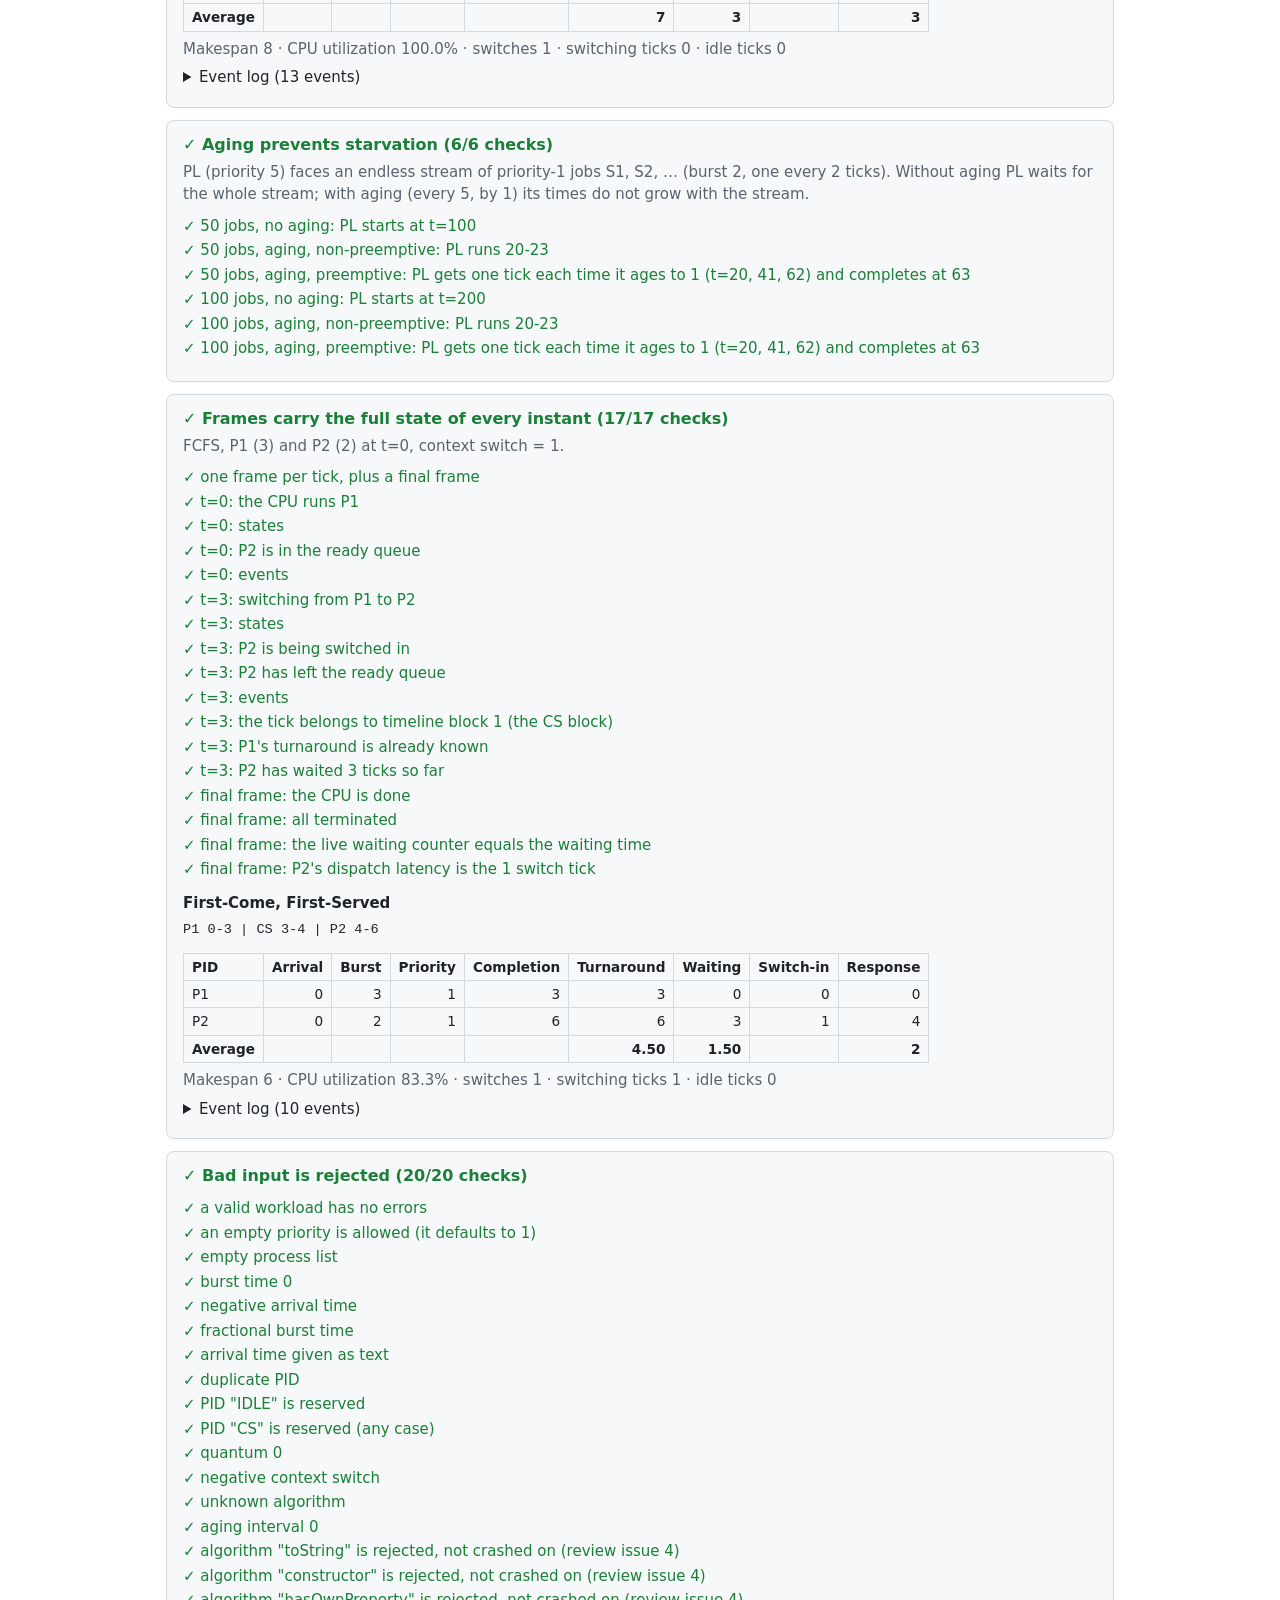
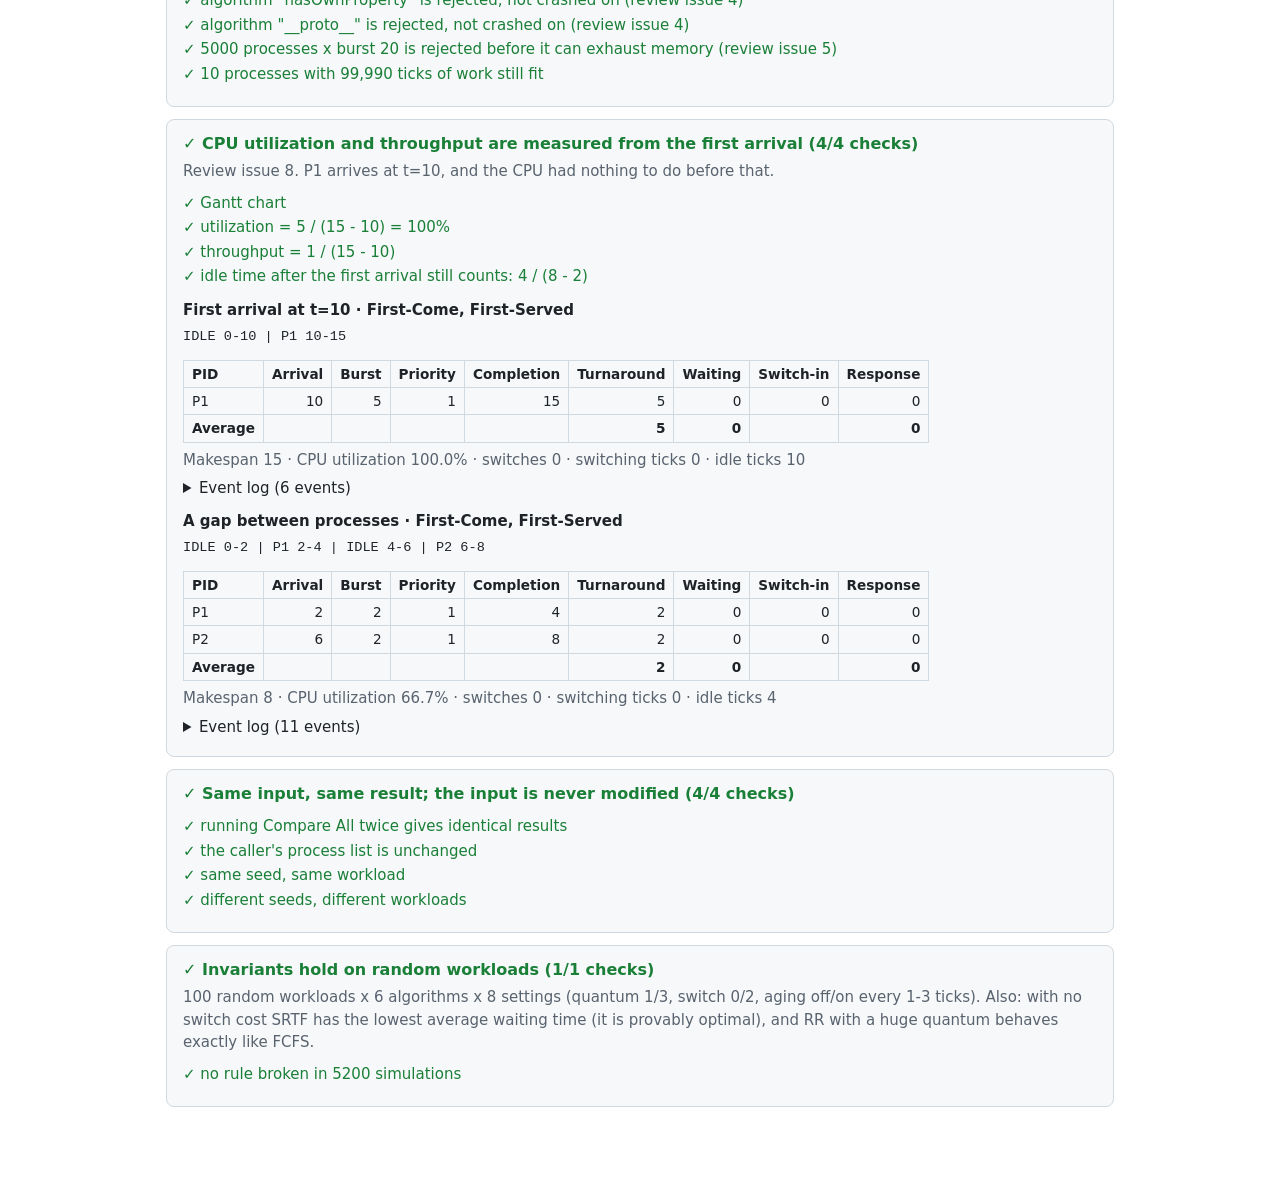
<file: tests.html>
<!doctype html>
<html lang="en">
<head>
<meta charset="utf-8">
<meta name="viewport" content="width=device-width, initial-scale=1">
<title>Engine Tests</title>
<style>
  :root {
    --bg: #ffffff;
    --fg: #1f2328;
    --muted: #59636e;
    --line: #d1d9e0;
    --card: #f6f8fa;
    --pass: #1a7f37;
    --fail: #cf222e;
  }
  @media (prefers-color-scheme: dark) {
    :root:not([data-theme="light"]) {
      --bg: #0d1117;
      --fg: #e6edf3;
      --muted: #9198a1;
      --line: #3d444d;
      --card: #151b23;
      --pass: #3fb950;
      --fail: #f85149;
    }
  }
  * { box-sizing: border-box; }
  body {
    margin: 0 auto;
    max-width: 980px;
    padding: 24px 16px 64px;
    background: var(--bg);
    color: var(--fg);
    font: 15px/1.5 system-ui, -apple-system, "Segoe UI", sans-serif;
  }
  h1 { font-size: 1.5rem; margin: 0 0 4px; }
  .muted { color: var(--muted); }
  #summary { font-size: 1.1rem; font-weight: 600; margin: 12px 0 4px; }
  .pass { color: var(--pass); }
  .fail { color: var(--fail); }
  .card {
    border: 1px solid var(--line);
    border-radius: 8px;
    padding: 12px 16px;
    margin: 12px 0;
    background: var(--card);
  }
  .card h3 { font-size: 1rem; margin: 0; }
  .card p { margin: 4px 0 8px; }
  ul.checks { list-style: none; padding: 0; margin: 8px 0; }
  ul.checks li { padding: 1px 0; }
  .detail { font-family: ui-monospace, Consolas, monospace; font-size: 0.85rem; white-space: pre-wrap; margin-left: 1.4em; }
  .gantt {
    font-family: ui-monospace, Consolas, monospace;
    font-size: 0.85rem;
    overflow-x: auto;
    white-space: nowrap;
    padding: 6px 0;
  }
  .scroll { overflow-x: auto; }
  table { border-collapse: collapse; font-size: 0.85rem; margin: 6px 0; }
  th, td { border: 1px solid var(--line); padding: 3px 8px; text-align: right; }
  th:first-child, td:first-child { text-align: left; }
  tfoot td { font-weight: 600; }
  details { margin: 6px 0; }
  details ol { font-size: 0.85rem; margin: 6px 0; padding-left: 1.6em; }
  .caption { font-weight: 600; margin-top: 10px; }
</style>
</head>
<body>
  <h1>engine.js test report</h1>
  <p class="muted">Opening this page runs every test against <code>engine.js</code>.
    Each worked example lists its Gantt chart and metrics so you can compare
    them with a hand calculation. The textbook test also prints its results
    to the browser console (press F12).</p>
  <p id="summary">Running…</p>
  <p id="conventions" class="muted"></p>
  <div id="out"></div>

  <script src="engine.js"></script>
  <script>
  "use strict";

  /* ==========================================================================
   * A tiny test framework (nothing to install).
   * test(name, note, body) runs body(); the expect* calls inside it record
   * checks. run() and show() keep results so the page can display their
   * Gantt chart, metrics table and event log.
   * ======================================================================== */
  const suites = [];
  let current = null;

  function test(name, note, body) {
    current = { name, note, checks: [], shown: [], error: null };
    try {
      body();
    } catch (err) {
      current.error = err;
    }
    suites.push(current);
  }

  function expectEqual(actual, expected, label) {
    const ok = JSON.stringify(actual) === JSON.stringify(expected);
    current.checks.push({ ok, label, expected, actual });
  }

  function expectClose(actual, expected, label) {
    const ok = Math.abs(actual - expected) < 1e-9;
    current.checks.push({ ok, label, expected, actual });
  }

  function expectTrue(condition, label) {
    current.checks.push({ ok: Boolean(condition), label, expected: true, actual: Boolean(condition) });
  }

  function expectThrows(fn, label) {
    let threw = false;
    try { fn(); } catch (err) { threw = true; }
    current.checks.push({ ok: threw, label, expected: "an error", actual: threw ? "an error" : "no error" });
  }

  /* ---- Helpers ------------------------------------------------------------ */
  const P = (pid, arrival, burst, priority) => ({ pid, arrival, burst, priority });

  // Shows a result under the current test.
  function show(result, caption) {
    current.shown.push({ caption: caption || "", result });
    return result;
  }

  // Runs one algorithm (options.algorithm) and shows the result.
  function run(processes, options, caption) {
    return show(Engine.simulate(processes, options), caption);
  }

  const gantt = (result) => Engine.timelineText(result.timeline);

  // One metric for every process, in input order.
  const col = (result, field) => result.metrics.map((m) => m[field]);

  // The aging steps as short text, for example "t=6 P2 4->3".
  function agingSteps(result) {
    return result.events
      .filter((e) => e.type === "AGE")
      .map((e) => `t=${e.t} ${e.pid} ${e.before}->${e.after}`);
  }

  // The priority resets (boost ending) as short text, for example "t=10 P2 2->4".
  function priorityResets(result) {
    return result.events
      .filter((e) => e.type === "PRIORITY_RESET")
      .map((e) => `t=${e.t} ${e.pid} ${e.before}->${e.after}`);
  }

  const TEXTBOOK = [P("P1", 0, 8), P("P2", 1, 4), P("P3", 2, 9), P("P4", 3, 5)];

  /* ==========================================================================
   * PART 1: the textbook workload, through all six algorithm functions.
   * ======================================================================== */

  test("Textbook workload: every algorithm",
    "P1 (0, 8), P2 (1, 4), P3 (2, 9), P4 (3, 5). runTextbookTest() prints the same results to the console.", () => {
      expectTrue(Engine.runTextbookTest(), "Engine.runTextbookTest() matches every hand calculation");

      const expected = [
        ["FCFS", () => Engine.fcfs(TEXTBOOK), 8.75],
        ["SJF", () => Engine.sjf(TEXTBOOK), 7.75],
        ["SRTF", () => Engine.srtf(TEXTBOOK), 6.5],
        ["Priority NP", () => Engine.priorityNonPreemptive(TEXTBOOK), 8.75],
        ["Priority P", () => Engine.priorityPreemptive(TEXTBOOK), 8.75],
        ["RR q=2", () => Engine.roundRobin(TEXTBOOK, { quantum: 2 }), 12.75],
        ["RR q=4", () => Engine.roundRobin(TEXTBOOK, { quantum: 4 }), 11.75],
      ];
      for (const [label, runIt, average] of expected) {
        const result = show(runIt(), label);
        expectClose(result.averages.waiting, average, `${label}: average waiting = ${average}`);
      }
    });

  test("Each algorithm function equals simulate() with that algorithm",
    "Engine.srtf(p, o) is simply simulate(p, { ...o, algorithm: \"SRTF\" }), and so on.", () => {
      const options = { quantum: 3, contextSwitch: 1 };
      const pairs = [
        ["fcfs", "FCFS"], ["sjf", "SJF"], ["srtf", "SRTF"],
        ["priorityNonPreemptive", "PRIO_NP"], ["priorityPreemptive", "PRIO_P"], ["roundRobin", "RR"],
      ];
      for (const [fn, id] of pairs) {
        const a = JSON.stringify(Engine[fn](TEXTBOOK, options));
        const b = JSON.stringify(Engine.simulate(TEXTBOOK, Object.assign({}, options, { algorithm: id })));
        expectTrue(a === b, `Engine.${fn}() gives the same result as simulate() with "${id}"`);
      }
    });

  test("Result shape: timeline blocks are { pid, start, end }",
    "\"IDLE\" marks an idle CPU, \"CS\" a context switch (CS blocks also name the two processes).", () => {
      const result = run([P("P1", 0, 2), P("P2", 0, 1), P("P3", 6, 1)], { algorithm: "FCFS", contextSwitch: 1 });
      expectEqual(result.timeline, [
        { pid: "P1", start: 0, end: 2 },
        { pid: "CS", start: 2, end: 3, from: "P1", to: "P2" },
        { pid: "P2", start: 3, end: 4 },
        { pid: "IDLE", start: 4, end: 6 },
        { pid: "P3", start: 6, end: 7 },
      ], "timeline");
      expectEqual(Object.keys(result.metrics[0]),
        ["pid", "arrival", "burst", "priority", "firstRun", "completion", "turnaround", "waiting", "dispatchLatency", "response"],
        "metric fields");
    });

  /* ==========================================================================
   * PART 2: more worked examples. Every expected value was worked out by hand.
   * ======================================================================== */

  test("FCFS: classic textbook example",
    "All three arrive at 0 and run in PID order.", () => {
      const r = run([P("P1", 0, 24), P("P2", 0, 3), P("P3", 0, 3)], { algorithm: "FCFS" });
      expectEqual(gantt(r), "P1 0-24 | P2 24-27 | P3 27-30", "Gantt chart");
      expectEqual(col(r, "waiting"), [0, 24, 27], "waiting times");
      expectEqual(col(r, "turnaround"), [24, 27, 30], "turnaround times");
      expectClose(r.averages.waiting, 17, "average waiting = 17");
    });

  test("SJF (non-preemptive): classic textbook example",
    "All arrive at 0; shortest burst first.", () => {
      const r = run([P("P1", 0, 6), P("P2", 0, 8), P("P3", 0, 7), P("P4", 0, 3)], { algorithm: "SJF" });
      expectEqual(gantt(r), "P4 0-3 | P1 3-9 | P3 9-16 | P2 16-24", "Gantt chart");
      expectEqual(col(r, "waiting"), [3, 16, 9, 0], "waiting times");
      expectClose(r.averages.waiting, 7, "average waiting = 7");
    });

  test("Tie-break: earlier arrival first",
    "PA and PB both have burst 3. PB arrived earlier, so it goes first.", () => {
      const r = run([P("PA", 2, 3), P("PB", 1, 3), P("PC", 0, 4)], { algorithm: "SJF" });
      expectEqual(gantt(r), "PC 0-4 | PB 4-7 | PA 7-10", "Gantt chart");
    });

  test("Tie-break: same arrival, lower PID first (compared naturally)",
    "Entered as P10, P2, P1, all at t=0. PID order is P1, P2, P10 (P2 before P10, not text order).", () => {
      const fcfsResult = run([P("P10", 0, 1), P("P2", 0, 1), P("P1", 0, 1)], { algorithm: "FCFS" }, "FCFS");
      expectEqual(gantt(fcfsResult), "P1 0-1 | P2 1-2 | P10 2-3", "FCFS: Gantt chart");
      const sjfResult = run([P("P10", 0, 2), P("P2", 0, 2), P("P1", 0, 5)], { algorithm: "SJF" }, "SJF");
      expectEqual(gantt(sjfResult), "P2 0-2 | P10 2-4 | P1 4-9", "SJF, equal bursts: Gantt chart");
    });

  test("SRTF tie: an equal challenger does not preempt",
    "At t=2 both P1 and P2 have 2 ticks left, so P1 keeps the CPU.", () => {
      const r = run([P("P1", 0, 4), P("P2", 2, 2)], { algorithm: "SRTF" });
      expectEqual(gantt(r), "P1 0-4 | P2 4-6", "Gantt chart");
      expectEqual(r.events.filter((e) => e.type === "PREEMPT").length, 0, "no preemption");
    });

  test("Priority (non-preemptive): classic textbook example",
    "All arrive at 0; lower number = higher priority.", () => {
      const r = run(
        [P("P1", 0, 10, 3), P("P2", 0, 1, 1), P("P3", 0, 2, 4), P("P4", 0, 1, 5), P("P5", 0, 5, 2)],
        { algorithm: "PRIO_NP" });
      expectEqual(gantt(r), "P2 0-1 | P5 1-6 | P1 6-16 | P3 16-18 | P4 18-19", "Gantt chart");
      expectEqual(col(r, "waiting"), [6, 0, 16, 18, 1], "waiting times");
      expectClose(r.averages.waiting, 8.2, "average waiting = 8.2");
    });

  test("Priority (preemptive)",
    "P2 (priority 1) arrives at t=1 and preempts P1 (priority 3).", () => {
      const r = run([P("P1", 0, 5, 3), P("P2", 1, 2, 1)], { algorithm: "PRIO_P" });
      expectEqual(gantt(r), "P1 0-1 | P2 1-3 | P1 3-7", "Gantt chart");
      expectEqual(col(r, "waiting"), [2, 0], "waiting times");
      expectEqual(col(r, "response"), [0, 0], "response times");
    });

  test("Round Robin (q=4): classic textbook example",
    "After t=10 only P1 is left: each time its quantum ends nobody is waiting, so it keeps the CPU.", () => {
      const r = run([P("P1", 0, 24), P("P2", 0, 3), P("P3", 0, 3)], { algorithm: "RR", quantum: 4 });
      expectEqual(gantt(r), "P1 0-4 | P2 4-7 | P3 7-10 | P1 10-30", "Gantt chart");
      expectEqual(col(r, "waiting"), [6, 4, 7], "waiting times");
      expectEqual(col(r, "response"), [0, 4, 7], "response times");
      expectClose(r.averages.waiting, 17 / 3, "average waiting = 5.67");
      expectEqual(r.summary.switches, 3, "3 switches (P1->P2, P2->P3, P3->P1)");
      expectEqual(r.events.filter((e) => e.type === "QUANTUM_RENEW").map((e) => e.t), [14, 18, 22, 26],
        "quantum renewed at 14, 18, 22, 26");
    });

  test("Round Robin: arrival at the same instant a quantum expires",
    "At t=2, P2 arrives exactly when P1's quantum (2) ends. The newcomer enters the queue first. " +
    "The other convention is shown for comparison.", () => {
      const procs = [P("P1", 0, 5), P("P2", 2, 3)];
      const a = run(procs, { algorithm: "RR", quantum: 2 }, "Default: the newcomer enters the queue first");
      expectEqual(gantt(a), "P1 0-2 | P2 2-4 | P1 4-6 | P2 6-7 | P1 7-8", "newcomer first: Gantt chart");
      expectEqual(col(a, "completion"), [8, 7], "newcomer first: completion times");

      const b = run(procs,
        { algorithm: "RR", quantum: 2, conventions: { rrArrivalsBeforeExpired: false } },
        "Other convention: the expired process enters the queue first");
      expectEqual(gantt(b), "P1 0-4 | P2 4-6 | P1 6-7 | P2 7-8", "expired first: Gantt chart");
      expectEqual(col(b, "completion"), [7, 8], "expired first: completion times");
    });

  /* ---- Idle CPU and context switches -------------------------------------- */

  test("Idle gap: no context switch from an idle CPU",
    "Context switch = 1, but the CPU is idle before P2, so P2 starts without one.", () => {
      const r = run([P("P1", 0, 2), P("P2", 5, 3)], { algorithm: "FCFS", contextSwitch: 1 });
      expectEqual(gantt(r), "P1 0-2 | IDLE 2-5 | P2 5-8", "Gantt chart");
      expectEqual(r.summary.switches, 0, "no switches");
      expectClose(r.summary.cpuUtilization, 5 / 8, "CPU utilization = 5/8");
    });

  test("Context switch between two processes",
    "No switch at t=0. One switch (1 tick) when P1 finishes and P2 starts. Waiting counts only " +
    "time in the ready queue (Silberschatz); the switch-in tick is P2's dispatch latency.", () => {
      const r = run([P("P1", 0, 3), P("P2", 0, 2)], { algorithm: "FCFS", contextSwitch: 1 });
      expectEqual(gantt(r), "P1 0-3 | CS 3-4 | P2 4-6", "Gantt chart");
      expectEqual(col(r, "waiting"), [0, 3], "waiting times (ready queue only)");
      expectEqual(col(r, "dispatchLatency"), [0, 1], "dispatch latency (P2 is switched in once)");
      expectEqual(col(r, "turnaround"), [3, 6], "turnaround = burst + waiting + dispatch latency");
      expectEqual(col(r, "response"), [0, 4], "response times (to first execution, after the switch)");
      expectEqual(r.summary.switches, 1, "1 switch");
      expectClose(r.summary.cpuUtilization, 5 / 6, "CPU utilization = 5/6");
    });

  test("Round Robin with context switches",
    "q=2, switch=1. A switch is paid every time the CPU changes process.", () => {
      const r = run([P("P1", 0, 3), P("P2", 0, 3)], { algorithm: "RR", quantum: 2, contextSwitch: 1 });
      expectEqual(gantt(r), "P1 0-2 | CS 2-3 | P2 3-5 | CS 5-6 | P1 6-7 | CS 7-8 | P2 8-9", "Gantt chart");
      expectEqual(col(r, "completion"), [7, 9], "completion times");
      expectEqual(col(r, "waiting"), [3, 4], "waiting times (ready queue only)");
      expectEqual(col(r, "dispatchLatency"), [1, 2], "dispatch latency");
      expectEqual(col(r, "response"), [0, 3], "response times");
      expectEqual(r.summary.switches, 3, "3 switches");
    });

  test("SRTF with context switches",
    "P2 preempts P1 at t=1; both changes of process cost 1 tick.", () => {
      const r = run([P("P1", 0, 5), P("P2", 1, 1)], { algorithm: "SRTF", contextSwitch: 1 });
      expectEqual(gantt(r), "P1 0-1 | CS 1-2 | P2 2-3 | CS 3-4 | P1 4-8", "Gantt chart");
      expectEqual(col(r, "waiting"), [2, 0], "waiting times (ready queue only)");
      expectEqual(col(r, "dispatchLatency"), [1, 1], "dispatch latency");
      expectEqual(col(r, "response"), [0, 1], "response times");
    });

  test("Arrival during a context switch",
    "Switch = 2. P3 (1 tick) arrives at t=2, while P2 is being loaded. The switch is never " +
    "interrupted, and P2 executes one tick (progress guarantee) before SRTF lets P3 preempt it at t=4.", () => {
      const r = run([P("P1", 0, 6), P("P2", 1, 3), P("P3", 2, 1)], { algorithm: "SRTF", contextSwitch: 2 });
      expectEqual(gantt(r), "P1 0-1 | CS 1-3 | P2 3-4 | CS 4-6 | P3 6-7 | CS 7-9 | P2 9-11 | CS 11-13 | P1 13-18",
        "Gantt chart");
      expectEqual(col(r, "completion"), [18, 11, 7], "completion times");
      expectEqual(col(r, "response"), [0, 2, 4], "response times");
      expectEqual(r.summary.switches, 4, "4 switches");
    });

  test("Progress guarantee: aging + preemptive Priority + context switches",
    "Review issue 1. Aging every tick and a 2-tick switch used to make P1 and P2 swap 21 times with " +
    "no work done (48 ticks for 6 ticks of work). Now every switch is followed by at least one tick of work.", () => {
      const r = run([P("P1", 0, 3, 20), P("P2", 1, 3, 19)],
        { algorithm: "PRIO_P", contextSwitch: 2, aging: { enabled: true, every: 1, by: 1 } });
      expectEqual(gantt(r),
        "P1 0-1 | CS 1-3 | P2 3-4 | CS 4-6 | P1 6-7 | CS 7-9 | P2 9-10 | CS 10-12 | P1 12-13 | CS 13-15 | P2 15-16",
        "Gantt chart");
      expectEqual(col(r, "completion"), [13, 16], "completion times");
      expectEqual(col(r, "waiting"), [6, 6], "waiting times (ready queue only)");
      const everySwitchFollowedByItsProcess = r.timeline.every((b, i) =>
        b.pid !== "CS" || (r.timeline[i + 1] && r.timeline[i + 1].pid === b.to));
      expectTrue(everySwitchFollowedByItsProcess, "every switch is followed by the process it loaded");
    });

  test("Progress guarantee: no livelock with higher number = higher priority",
    "Review issue 2. With no upper limit on aging, the same swap used to repeat until simulate() threw " +
    "\"did not finish\". It now ends, inside the bound validate() checks.", () => {
      const procs = [P("P1", 0, 3, 5), P("P2", 1, 3, 6)];
      const options = { algorithm: "PRIO_P", contextSwitch: 2, aging: { enabled: true, every: 1, by: 1 },
        conventions: { lowerNumberIsHigherPriority: false } };
      const r = run(procs, options);
      expectEqual(r.summary.busy, 6, "all 6 ticks of work are done");
      expectTrue(r.summary.switches <= r.summary.busy, "at most one switch per tick of work");
      expectTrue(r.summary.makespan <= 1 + 6 * (1 + 2), "finishes within lastArrival + work x (1 + switch cost)");
    });

  /* ---- Aging ------------------------------------------------------------- */

  test("Aging changes the order (Priority, non-preemptive)",
    "Aging: +1 level every 5 ticks of waiting. Without aging P3 (3) beats P2 (4). " +
    "With aging both reach 2 by t=11, and the tie goes to P2, which arrived first.", () => {
      const procs = [P("P1", 0, 11, 1), P("P2", 1, 2, 4), P("P3", 2, 2, 3)];
      const off = run(procs, { algorithm: "PRIO_NP" }, "Without aging");
      expectEqual(gantt(off), "P1 0-11 | P3 11-13 | P2 13-15", "without aging: Gantt chart");

      const on = run(procs, { algorithm: "PRIO_NP", aging: { enabled: true, every: 5, by: 1 } }, "With aging");
      expectEqual(gantt(on), "P1 0-11 | P2 11-13 | P3 13-15", "with aging: Gantt chart");
      expectEqual(agingSteps(on), ["t=6 P2 4->3", "t=7 P3 3->2", "t=11 P2 3->2", "t=12 P3 2->1"],
        "with aging: aging steps");
      expectEqual(priorityResets(on), ["t=11 P2 2->4", "t=13 P3 1->3"],
        "with aging: each boost ends when that process starts running");
    });

  test("Aging boost ends when the process starts running (Priority, preemptive)",
    "Review issue 9 (the agreed rule). P2 ages from 4 to 2 and gets the CPU at t=10, where its priority " +
    "returns to its base 4. After its first tick, P3 (priority 3) beats it and preempts at t=11.", () => {
      const r = run([P("P1", 0, 10, 1), P("P2", 0, 3, 4), P("P3", 8, 2, 3)],
        { algorithm: "PRIO_P", aging: { enabled: true, every: 5, by: 1 } });
      expectEqual(gantt(r), "P1 0-10 | P2 10-11 | P3 11-13 | P2 13-15", "Gantt chart");
      expectEqual(agingSteps(r), ["t=5 P2 4->3", "t=10 P2 3->2"], "aging steps");
      expectEqual(priorityResets(r), ["t=10 P2 2->4"], "the boost ends when P2 starts running");
    });

  test("Aging never makes a priority worse",
    "Review issue 3. With an aging limit of 3, a process already better than the limit keeps its priority, " +
    "and a worse one improves only down to the limit.", () => {
      const better = run([P("P1", 0, 5, 0), P("P2", 0, 2, 1)],
        { algorithm: "PRIO_NP", aging: { enabled: true, every: 1, by: 1, limit: 3 } }, "P2 starts better than the limit");
      expectEqual(agingSteps(better), [], "P2 (priority 1) is not moved to 3");
      const worse = run([P("P1", 0, 6, 0), P("P2", 0, 2, 6)],
        { algorithm: "PRIO_NP", aging: { enabled: true, every: 1, by: 1, limit: 3 } }, "P2 starts worse than the limit");
      expectEqual(agingSteps(worse), ["t=1 P2 6->5", "t=2 P2 5->4", "t=3 P2 4->3"], "P2 improves to 3 and stops");
    });

  test("Aging prevents starvation",
    "PL (priority 5) faces an endless stream of priority-1 jobs S1, S2, … (burst 2, one every 2 ticks). " +
    "Without aging PL waits for the whole stream; with aging (every 5, by 1) its times do not grow with the stream.", () => {
      const stream = (n) => {
        const w = [P("PL", 0, 3, 5)];
        for (let i = 0; i < n; i++) w.push(P(`S${i + 1}`, 2 * i, 2, 1));
        return w;
      };
      const pl = (r) => r.metrics.find((m) => m.pid === "PL");
      const aging = { aging: { enabled: true, every: 5, by: 1 } };
      for (const n of [50, 100]) {
        expectEqual(pl(Engine.priorityNonPreemptive(stream(n))).firstRun, 2 * n, `${n} jobs, no aging: PL starts at t=${2 * n}`);
        const np = pl(Engine.priorityNonPreemptive(stream(n), aging));
        expectEqual([np.firstRun, np.completion], [20, 23], `${n} jobs, aging, non-preemptive: PL runs 20-23`);
        const pp = pl(Engine.priorityPreemptive(stream(n), aging));
        expectEqual([pp.firstRun, pp.completion], [20, 63],
          `${n} jobs, aging, preemptive: PL gets one tick each time it ages to 1 (t=20, 41, 62) and completes at 63`);
      }
    });

  /* ==========================================================================
   * PART 3: the contract with the UI. Frames must contain everything needed
   * to draw an instant without recomputing anything.
   * ======================================================================== */

  test("Frames carry the full state of every instant",
    "FCFS, P1 (3) and P2 (2) at t=0, context switch = 1.", () => {
      const r = run([P("P1", 0, 3), P("P2", 0, 2)], { algorithm: "FCFS", contextSwitch: 1 });
      expectEqual(r.frames.length, r.summary.makespan + 1, "one frame per tick, plus a final frame");

      const f0 = r.frames[0];
      expectEqual(f0.cpu, { kind: "run", pid: "P1", quantum: null, quantumTick: null }, "t=0: the CPU runs P1");
      expectEqual(f0.procs.map((p) => p.state), ["RUNNING", "READY"], "t=0: states");
      expectEqual(f0.readyQueue, ["P2"], "t=0: P2 is in the ready queue");
      expectEqual(f0.events.map((e) => e.type), ["ARRIVE", "ARRIVE", "DISPATCH", "FIRST_RUN"], "t=0: events");

      const f3 = r.frames[3];
      expectEqual(f3.cpu, { kind: "cs", pid: "P2", from: "P1", to: "P2", step: 1, total: 1 },
        "t=3: switching from P1 to P2");
      expectEqual(f3.procs.map((p) => p.state), ["TERMINATED", "READY"], "t=3: states");
      expectEqual(f3.procs[1].switchingIn, true, "t=3: P2 is being switched in");
      expectEqual(f3.readyQueue, [], "t=3: P2 has left the ready queue");
      expectEqual(f3.events.map((e) => e.type), ["COMPLETE", "CS_START"], "t=3: events");
      expectEqual(f3.timelineIndex, 1, "t=3: the tick belongs to timeline block 1 (the CS block)");
      expectEqual(f3.procs[0].turnaround, 3, "t=3: P1's turnaround is already known");
      expectEqual(f3.procs[1].waitedSoFar, 3, "t=3: P2 has waited 3 ticks so far");

      const last = r.frames[r.frames.length - 1];
      expectEqual(last.cpu.kind, "done", "final frame: the CPU is done");
      expectEqual(last.procs.map((p) => p.state), ["TERMINATED", "TERMINATED"], "final frame: all terminated");
      expectEqual(last.procs[1].waitedSoFar, last.procs[1].waiting,
        "final frame: the live waiting counter equals the waiting time");
      expectEqual(last.procs[1].dispatchLatency, 1, "final frame: P2's dispatch latency is the 1 switch tick");
    });

  /* ==========================================================================
   * PART 4: input checking, determinism, purity.
   * ======================================================================== */

  test("Bad input is rejected", "", () => {
    const ok = [P("P1", 0, 3)];
    expectEqual(Engine.validate(ok, { algorithm: "FCFS" }), [], "a valid workload has no errors");
    expectEqual(Engine.validate([{ pid: "P1", arrival: 0, burst: 2 }], { algorithm: "PRIO_NP" }), [],
      "an empty priority is allowed (it defaults to 1)");
    expectThrows(() => Engine.fcfs([], {}), "empty process list");
    expectThrows(() => Engine.fcfs([P("P1", 0, 0)]), "burst time 0");
    expectThrows(() => Engine.fcfs([P("P1", -1, 3)]), "negative arrival time");
    expectThrows(() => Engine.fcfs([P("P1", 0, 2.5)]), "fractional burst time");
    expectThrows(() => Engine.fcfs([P("P1", "0", 3)]), "arrival time given as text");
    expectThrows(() => Engine.fcfs([P("P1", 0, 3), P("P1", 1, 2)]), "duplicate PID");
    expectThrows(() => Engine.fcfs([P("IDLE", 0, 3)]), "PID \"IDLE\" is reserved");
    expectThrows(() => Engine.fcfs([P("cs", 0, 3)]), "PID \"CS\" is reserved (any case)");
    expectThrows(() => Engine.roundRobin(ok, { quantum: 0 }), "quantum 0");
    expectThrows(() => Engine.fcfs(ok, { contextSwitch: -1 }), "negative context switch");
    expectThrows(() => Engine.simulate(ok, { algorithm: "LOTTERY" }), "unknown algorithm");
    expectThrows(() => Engine.priorityPreemptive(ok, { aging: { enabled: true, every: 0 } }),
      "aging interval 0");
    for (const name of ["toString", "constructor", "hasOwnProperty", "__proto__"]) {
      expectEqual(Engine.validate(ok, { algorithm: name }), [`Unknown algorithm "${name}".`],
        `algorithm "${name}" is rejected, not crashed on (review issue 4)`);
    }
    const huge = Array.from({ length: 5000 }, (_, i) => P(`P${i + 1}`, 0, 20));
    expectEqual(Engine.validate(huge, {}), ["The workload is too large to simulate."],
      "5000 processes x burst 20 is rejected before it can exhaust memory (review issue 5)");
    const biggestUiCase = Array.from({ length: 10 }, (_, i) => P(`P${i + 1}`, 0, 9999));
    expectEqual(Engine.validate(biggestUiCase, {}), [], "10 processes with 99,990 ticks of work still fit");
  });

  test("CPU utilization and throughput are measured from the first arrival",
    "Review issue 8. P1 arrives at t=10, and the CPU had nothing to do before that.", () => {
      const late = run([P("P1", 10, 5)], { algorithm: "FCFS" }, "First arrival at t=10");
      expectEqual(gantt(late), "IDLE 0-10 | P1 10-15", "Gantt chart");
      expectClose(late.summary.cpuUtilization, 1, "utilization = 5 / (15 - 10) = 100%");
      expectClose(late.summary.throughput, 1 / 5, "throughput = 1 / (15 - 10)");
      const gap = run([P("P1", 2, 2), P("P2", 6, 2)], { algorithm: "FCFS" }, "A gap between processes");
      expectClose(gap.summary.cpuUtilization, 4 / 6, "idle time after the first arrival still counts: 4 / (8 - 2)");
    });

  test("Same input, same result; the input is never modified", "", () => {
    const procs = Engine.generateWorkload({ seed: 7, count: 6 });
    const before = JSON.stringify(procs);
    const options = { quantum: 2, contextSwitch: 1, aging: { enabled: true } };
    const first = JSON.stringify(Engine.compareAll(procs, options));
    const second = JSON.stringify(Engine.compareAll(procs, options));
    expectTrue(first === second, "running Compare All twice gives identical results");
    expectEqual(JSON.stringify(procs), before, "the caller's process list is unchanged");
    expectEqual(Engine.generateWorkload({ seed: 42 }), Engine.generateWorkload({ seed: 42 }),
      "same seed, same workload");
    expectTrue(
      JSON.stringify(Engine.generateWorkload({ seed: 1 })) !== JSON.stringify(Engine.generateWorkload({ seed: 2 })),
      "different seeds, different workloads");
  });

  /* ==========================================================================
   * PART 5: invariants. Rules that must hold for ANY workload, checked on
   * many random ones.
   * ======================================================================== */

  function checkResult(r, where, flag) {
    const s = r.summary;
    const byPid = new Map(r.processes.map((p) => [p.pid, p]));
    const rule = Engine.ALGORITHMS[r.algorithm];
    const sorted = (list) => list.slice().sort();

    // 1. One frame per tick, plus the final frame, numbered 0, 1, 2, ...
    if (r.frames.length !== s.makespan + 1) flag(`${where}: ${r.frames.length} frames for makespan ${s.makespan}`);
    r.frames.forEach((f, i) => { if (f.t !== i) flag(`${where}: frame ${i} says t=${f.t}`); });

    // 2. The timeline covers [0, makespan) with no gap and no overlap.
    let clock = 0;
    for (const b of r.timeline) {
      if (b.start !== clock || b.end <= b.start) flag(`${where}: timeline gap or overlap at t=${b.start}`);
      clock = b.end;
    }
    if (clock !== s.makespan) flag(`${where}: the timeline ends at ${clock}, not ${s.makespan}`);

    // 3. Every process executes exactly its burst, and never before it arrives.
    const ran = new Map(r.processes.map((p) => [p.pid, 0]));
    for (const b of r.timeline) {
      if (b.pid === "IDLE" || b.pid === "CS") continue;
      ran.set(b.pid, ran.get(b.pid) + b.end - b.start);
      if (b.start < byPid.get(b.pid).arrival) flag(`${where}: ${b.pid} runs before it arrives`);
    }
    for (const p of r.processes) {
      if (ran.get(p.pid) !== p.burst) flag(`${where}: ${p.pid} ran ${ran.get(p.pid)} ticks, burst is ${p.burst}`);
    }

    // 4. Time accounting: work + idle + switching = total time.
    const work = r.processes.reduce((sum, p) => sum + p.burst, 0);
    if (s.busy !== work) flag(`${where}: busy ${s.busy} != total burst ${work}`);
    if (s.busy + s.idle + s.switching !== s.makespan) flag(`${where}: busy + idle + switching != makespan`);
    if (s.switching !== s.switches * r.options.contextSwitch) flag(`${where}: switching ticks != switches x cost`);

    // 4b. Progress guarantee: every switch is followed by work for the process it
    //     loaded, so there are never more switches than ticks of work, and the run
    //     ends inside the bound validate() relies on.
    if (s.switches > s.busy) flag(`${where}: ${s.switches} switches for ${s.busy} ticks of work`);
    r.timeline.forEach((b, i) => {
      if (b.pid === "CS" && !(r.timeline[i + 1] && r.timeline[i + 1].pid === b.to)) flag(`${where}: switch at t=${b.start} not followed by ${b.to}`);
    });
    const lastArrival = Math.max(...r.processes.map((p) => p.arrival));
    if (s.makespan > lastArrival + work * (1 + r.options.contextSwitch)) flag(`${where}: makespan beyond the guaranteed bound`);

    // 4c. Aging only ever improves a priority.
    for (const e of r.events) if (e.type === "AGE" && !(e.after < e.before)) flag(`${where}: aging made ${e.pid} worse`);

    // 5. Every frame agrees with itself.
    for (const f of r.frames) {
      const running = f.procs.filter((p) => p.state === "RUNNING").map((p) => p.pid);
      const expected = f.cpu.kind === "run" ? [f.cpu.pid] : [];
      if (JSON.stringify(running) !== JSON.stringify(expected)) flag(`${where}: t=${f.t} RUNNING does not match the CPU`);

      const ready = sorted(f.procs.filter((p) => p.state === "READY" && !p.switchingIn).map((p) => p.pid));
      if (JSON.stringify(ready) !== JSON.stringify(sorted(f.readyQueue))) {
        flag(`${where}: t=${f.t} ready queue does not match READY states`);
      }
      for (const p of f.procs) {
        const notArrived = byPid.get(p.pid).arrival > f.t;
        if (notArrived !== (p.state === "NEW")) flag(`${where}: t=${f.t} ${p.pid} NEW state is wrong`);
      }
    }

    // 6. Metrics.
    const last = r.frames[r.frames.length - 1];
    r.metrics.forEach((m, i) => {
      if (last.procs[i].state !== "TERMINATED") flag(`${where}: ${m.pid} never terminated`);
      if (last.procs[i].waitedSoFar !== m.waiting) {
        flag(`${where}: ${m.pid} ready-queue time ${last.procs[i].waitedSoFar} != waiting ${m.waiting}`);
      }
      if (m.turnaround !== m.burst + m.waiting + m.dispatchLatency) {
        flag(`${where}: ${m.pid} turnaround != burst + waiting + dispatch latency`);
      }
      if (m.response < 0 || m.response > m.waiting + m.dispatchLatency) flag(`${where}: ${m.pid} response ${m.response} out of range`);
      // Without preemption a process runs in one piece after one switch-in, so
      // response = waiting + dispatch latency.
      if (!rule.preemptive && !rule.usesQuantum && m.response !== m.waiting + m.dispatchLatency) {
        flag(`${where}: ${m.pid} response != waiting + dispatch latency in a non-preemptive algorithm`);
      }
    });
  }

  test("Invariants hold on random workloads",
    "100 random workloads x 6 algorithms x 8 settings (quantum 1/3, switch 0/2, aging off/on every 1-3 ticks). " +
    "Also: with no switch cost SRTF has the lowest average waiting time (it is provably optimal), " +
    "and RR with a huge quantum behaves exactly like FCFS.", () => {
      const problems = [];
      const flag = (message) => { if (problems.length < 15) problems.push(message); };
      let runs = 0;

      for (let seed = 1; seed <= 100; seed++) {
        const procs = Engine.generateWorkload({ seed, count: 1 + (seed % 7), maxArrival: 12, maxBurst: 8, maxPriority: 4 });

        for (const contextSwitch of [0, 2]) {
          for (const quantum of [1, 3]) {
            for (const agingOn of [false, true]) {
              // aging every 1-3 ticks with a 2-tick switch is the review's thrash case
              const options = { quantum, contextSwitch, aging: { enabled: agingOn, every: 1 + (seed % 3), by: 1 } };
              const where = `seed ${seed}, q=${quantum}, cs=${contextSwitch}, aging=${agingOn}`;
              const results = Engine.compareAll(procs, options);
              for (const r of results) {
                runs++;
                checkResult(r, `${r.algorithm} (${where})`, flag);
              }
              if (contextSwitch === 0) {
                const srtfAvg = results.find((r) => r.algorithm === "SRTF").averages.waiting;
                for (const r of results) {
                  if (srtfAvg > r.averages.waiting + 1e-9) {
                    flag(`SRTF average waiting ${srtfAvg} > ${r.algorithm} ${r.averages.waiting} (${where})`);
                  }
                }
              }
            }
          }

          const fcfsResult = Engine.fcfs(procs, { contextSwitch });
          const rrResult = Engine.roundRobin(procs, { quantum: 100, contextSwitch });
          runs += 2;
          if (gantt(fcfsResult) !== gantt(rrResult)) {
            flag(`RR with a huge quantum differs from FCFS (seed ${seed}, cs=${contextSwitch})`);
          }
        }
      }
      expectEqual(problems, [], `no rule broken in ${runs} simulations`);
    });

  /* ==========================================================================
   * Report
   * ======================================================================== */

  function el(tag, className, text) {
    const node = document.createElement(tag);
    if (className) node.className = className;
    if (text !== undefined) node.textContent = text;
    return node;
  }

  const fmt = (x) => (Number.isInteger(x) ? String(x) : x.toFixed(2));

  function renderResult(caption, r) {
    const box = document.createDocumentFragment();
    box.append(el("div", "caption", `${caption ? caption + " · " : ""}${r.algorithmName}`));
    box.append(el("div", "gantt", gantt(r)));

    const wrap = el("div", "scroll");
    const table = el("table");
    const head = el("tr");
    ["PID", "Arrival", "Burst", "Priority", "Completion", "Turnaround", "Waiting", "Switch-in", "Response"]
      .forEach((h) => head.append(el("th", "", h)));
    table.appendChild(el("thead")).append(head);
    const body = table.appendChild(el("tbody"));
    for (const m of r.metrics) {
      const row = el("tr");
      [m.pid, m.arrival, m.burst, m.priority, m.completion, m.turnaround, m.waiting, m.dispatchLatency, m.response]
        .forEach((v) => row.append(el("td", "", String(v))));
      body.append(row);
    }
    const a = r.averages;
    const foot = el("tr");
    ["Average", "", "", "", "", fmt(a.turnaround), fmt(a.waiting), "", fmt(a.response)]
      .forEach((v) => foot.append(el("td", "", v)));
    table.appendChild(el("tfoot")).append(foot);
    wrap.append(table);
    box.append(wrap);

    const s = r.summary;
    box.append(el("div", "muted",
      `Makespan ${s.makespan} · CPU utilization ${(s.cpuUtilization * 100).toFixed(1)}% · ` +
      `switches ${s.switches} · switching ticks ${s.switching} · idle ticks ${s.idle}`));

    const log = el("details");
    log.append(el("summary", "", `Event log (${r.events.length} events)`));
    const list = el("ol");
    for (const e of r.events) list.append(el("li", "", `t=${e.t}: ${e.note}`));
    log.append(list);
    box.append(log);
    return box;
  }

  function render() {
    const out = document.getElementById("out");
    let total = 0;
    let failed = 0;

    for (const s of suites) {
      const failedChecks = s.checks.filter((c) => !c.ok).length;
      const bad = failedChecks + (s.error ? 1 : 0);
      total += s.checks.length + (s.error ? 1 : 0);
      failed += bad;

      const card = el("section", "card");
      card.append(el("h3", bad ? "fail" : "pass",
        `${bad ? "✗" : "✓"} ${s.name} (${s.checks.length - failedChecks}/${s.checks.length} checks)`));
      if (s.note) card.append(el("p", "muted", s.note));
      if (s.error) card.append(el("div", "detail fail", `Crashed: ${s.error.message}`));

      const list = el("ul", "checks");
      for (const c of s.checks) {
        const li = el("li", c.ok ? "pass" : "fail", `${c.ok ? "✓" : "✗"} ${c.label}`);
        if (!c.ok) {
          li.append(el("div", "detail", `expected: ${JSON.stringify(c.expected, null, 1)}`));
          li.append(el("div", "detail", `actual:   ${JSON.stringify(c.actual, null, 1)}`));
        }
        list.append(li);
      }
      card.append(list);
      for (const { caption, result } of s.shown) card.append(renderResult(caption, result));
      out.append(card);
    }

    const summary = document.getElementById("summary");
    summary.className = failed ? "fail" : "pass";
    summary.textContent = failed ? `${failed} of ${total} checks failed` : `All ${total} checks passed`;

    const c = Engine.DEFAULT_CONVENTIONS;
    document.getElementById("conventions").textContent =
      "Conventions in engine.js: ties go to the earlier arrival, then the lower PID; " +
      (c.lowerNumberIsHigherPriority ? "lower number = higher priority" : "higher number = higher priority") +
      "; RR: " +
      (c.rrArrivalsBeforeExpired ? "a newcomer enters the queue before the expired process" : "the expired process enters the queue before a newcomer") +
      ".";
  }

  render();
  </script>
</body>
</html>
</file>
<file: style.css>
/* ============================================================================
 * style.css: "OS mission control" theme for the CPU Scheduling Simulator
 *
 *  1. Design tokens        colors, fonts, timing
 *  2. Page and backdrop    animated grid, layout grid, top bar
 *  3. Panels and controls  glass panels, buttons, inputs, tables
 *  4. State machine stage  zones, flow arrows, tokens, CPU core, particles
 *  5. Transport + metrics  play controls, scrubber, speed, counter tiles
 *  6. Gantt chart          blocks, axis, time cursor, tooltip
 *  7. Process table + log
 *  8. Compare mode         chart cards, results table, schedules
 *  9. Responsive layout
 * 10. Reduced motion
 * ========================================================================== */

/* ============================================================================
 * 1. DESIGN TOKENS
 * ========================================================================== */

/* Registered custom properties can be animated smoothly by CSS transitions. */
@property --p    { syntax: "<number>"; inherits: true; initial-value: 0; }
@property --core { syntax: "<color>";  inherits: true; initial-value: #4a5a78; }

:root {
  color-scheme: dark;

  --bg-0: #040810;
  --bg-1: #0a1222;
  --glass: rgba(14, 24, 44, 0.58);
  --glass-strong: rgba(16, 28, 50, 0.82);
  --line: rgba(130, 190, 255, 0.14);
  --line-strong: rgba(130, 190, 255, 0.3);

  --text: #e4eeff;        /* primary ink */
  --text-2: #a9badb;      /* secondary ink */
  --muted: #7d8fb0;       /* tertiary ink (>= 4.5:1 on the panels) */

  --accent: #00e5ff;      /* interface accent (cyan) */
  --accent-2: #ff3dcb;    /* secondary accent (magenta) */
  --good: #2dffb0;        /* status: playing / ok */
  --warn: #ffb020;        /* status: paused */
  --bad: #ff5c5c;         /* status: input error */

  --idle-core: #4a5a78;
  --cs-fill: rgba(200, 214, 240, 0.2);
  --idle-fill: rgba(255, 255, 255, 0.035);

  --sans: "Segoe UI Variable Text", "Segoe UI", "Inter", system-ui, -apple-system, "Helvetica Neue", Arial, sans-serif;
  --mono: "Cascadia Code", "Cascadia Mono", "JetBrains Mono", "SF Mono", Consolas, ui-monospace, monospace;

  --radius: 14px;
  --ease: cubic-bezier(0.22, 0.8, 0.24, 1);
  --glide: 720ms;          /* how long a token takes to glide between zones */
  --token: 44px;           /* token diameter (ui.js reads the same number) */
}

/* ============================================================================
 * 2. PAGE, BACKDROP, LAYOUT, TOP BAR
 * ========================================================================== */

* { box-sizing: border-box; }

html { -webkit-text-size-adjust: 100%; }

body {
  margin: 0;
  min-height: 100vh;
  background:
    radial-gradient(1100px 650px at 75% -10%, rgba(0, 229, 255, 0.11), transparent 60%),
    radial-gradient(900px 600px at -10% 110%, rgba(255, 61, 203, 0.08), transparent 60%),
    var(--bg-0);
  color: var(--text);
  font: 14px/1.5 var(--sans);
  overflow-x: hidden;
}

.mono { font-family: var(--mono); }

.sr-only {
  position: absolute; width: 1px; height: 1px; overflow: hidden;
  clip: rect(0 0 0 0); white-space: nowrap;
}

/* The slowly drifting grid behind the dashboard. */
.backdrop {
  position: fixed;
  inset: 0;
  z-index: 0;
  pointer-events: none;
  background-image:
    linear-gradient(rgba(0, 229, 255, 0.07) 1px, transparent 1px),
    linear-gradient(90deg, rgba(0, 229, 255, 0.07) 1px, transparent 1px);
  background-size: 44px 44px;
  -webkit-mask-image: radial-gradient(ellipse 80% 70% at 50% 35%, #000 25%, transparent 80%);
  mask-image: radial-gradient(ellipse 80% 70% at 50% 35%, #000 25%, transparent 80%);
  animation: grid-drift 48s linear infinite;
}
.backdrop::after {
  /* faint scanlines */
  content: "";
  position: absolute;
  inset: 0;
  background: repeating-linear-gradient(0deg, rgba(255, 255, 255, 0.018) 0 1px, transparent 1px 3px);
}
@keyframes grid-drift { to { background-position: 44px 44px, 44px 44px; } }

.topbar {
  position: relative;
  z-index: 2;
  display: flex;
  flex-wrap: wrap;
  align-items: center;
  justify-content: space-between;
  gap: 14px 24px;
  max-width: 1680px;
  margin: 0 auto;
  padding: 18px 20px 16px;
}

.brand { display: flex; align-items: center; gap: 14px; }
.brand h1 {
  margin: 0;
  font-size: 19px;
  font-weight: 650;
  letter-spacing: 0.01em;
}
.brand h1 span {
  background: linear-gradient(90deg, var(--accent), var(--accent-2));
  -webkit-background-clip: text;
  background-clip: text;
  color: transparent;
}
.brand-sub {
  margin: 2px 0 0;
  font: 11px/1 var(--mono);
  letter-spacing: 0.18em;
  text-transform: uppercase;
  color: var(--muted);
}
.brand-mark {
  position: relative;
  width: 38px;
  height: 38px;
  border-radius: 10px;
  border: 1px solid var(--line-strong);
  background: radial-gradient(circle at 50% 40%, rgba(0, 229, 255, 0.35), transparent 70%), var(--bg-1);
  box-shadow: 0 0 18px rgba(0, 229, 255, 0.25);
}
.brand-mark span {
  position: absolute;
  inset: 9px;
  border-radius: 4px;
  border: 1.5px solid var(--accent);
  box-shadow: 0 0 10px var(--accent), inset 0 0 8px rgba(0, 229, 255, 0.5);
  animation: mark-pulse 2.8s ease-in-out infinite;
}
@keyframes mark-pulse { 50% { box-shadow: 0 0 18px var(--accent), inset 0 0 12px rgba(0, 229, 255, 0.8); } }

.mode-tabs {
  display: flex;
  gap: 4px;
  padding: 4px;
  border-radius: 12px;
  border: 1px solid var(--line);
  background: var(--glass);
  -webkit-backdrop-filter: blur(12px);
  backdrop-filter: blur(12px);
}
.mode-tabs button {
  border: 0;
  border-radius: 9px;
  padding: 8px 16px;
  background: transparent;
  color: var(--text-2);
  font: 600 12px/1 var(--mono);
  letter-spacing: 0.12em;
  text-transform: uppercase;
  cursor: pointer;
  transition: background 0.3s var(--ease), color 0.3s var(--ease), box-shadow 0.3s var(--ease);
}
.mode-tabs button:hover { color: var(--text); }
.mode-tabs button[aria-selected="true"] {
  color: #03121a;
  background: linear-gradient(180deg, #5ff1ff, var(--accent));
  box-shadow: 0 0 18px rgba(0, 229, 255, 0.45);
}

.telemetry { display: flex; flex-wrap: wrap; gap: 8px; }
.tele {
  display: flex;
  flex-direction: column;
  gap: 3px;
  min-width: 108px;
  padding: 7px 12px;
  border-radius: 10px;
  border: 1px solid var(--line);
  background: var(--glass);
  -webkit-backdrop-filter: blur(12px);
  backdrop-filter: blur(12px);
}
.tele-label {
  font: 10px/1 var(--mono);
  letter-spacing: 0.16em;
  text-transform: uppercase;
  color: var(--muted);
}
.tele-value { font-size: 13px; font-weight: 600; display: flex; align-items: center; gap: 7px; }
.status-dot {
  width: 8px;
  height: 8px;
  border-radius: 50%;
  background: var(--warn);
  box-shadow: 0 0 8px var(--warn);
  transition: background 0.3s, box-shadow 0.3s;
}
[data-status="playing"] .status-dot { background: var(--good); box-shadow: 0 0 10px var(--good); animation: blink 1.2s ease-in-out infinite; }
[data-status="done"] .status-dot { background: var(--accent); box-shadow: 0 0 10px var(--accent); }
[data-status="error"] .status-dot { background: var(--bad); box-shadow: 0 0 10px var(--bad); }
@keyframes blink { 50% { opacity: 0.35; } }

.layout {
  position: relative;
  z-index: 1;
  display: grid;
  grid-template-columns: 320px minmax(0, 1fr);
  gap: 18px;
  max-width: 1680px;
  margin: 0 auto;
  padding: 0 20px 32px;
}
.sidebar { display: grid; gap: 18px; align-content: start; min-width: 0; }
.views { min-width: 0; }
.view { display: grid; gap: 18px; min-width: 0; animation: view-in 0.45s var(--ease); }
.view[hidden] { display: none; }
@keyframes view-in { from { opacity: 0; transform: translateY(8px); } }

/* ============================================================================
 * 3. PANELS AND CONTROLS
 * ========================================================================== */

.panel {
  position: relative;
  min-width: 0;
  padding: 14px 16px 16px;
  border-radius: var(--radius);
  border: 1px solid var(--line);
  background: linear-gradient(180deg, rgba(22, 36, 64, 0.55), rgba(10, 18, 34, 0.58));
  -webkit-backdrop-filter: blur(16px) saturate(140%);
  backdrop-filter: blur(16px) saturate(140%);
  box-shadow:
    inset 0 1px 0 rgba(255, 255, 255, 0.05),
    0 18px 50px rgba(0, 0, 0, 0.45),
    0 0 30px rgba(0, 229, 255, 0.04);
}
/* a thin glowing edge, brighter at two corners */
.panel::before {
  content: "";
  position: absolute;
  inset: -1px;
  border-radius: inherit;
  padding: 1px;
  background: linear-gradient(125deg, rgba(0, 229, 255, 0.5), transparent 30%, transparent 70%, rgba(255, 61, 203, 0.35));
  -webkit-mask: linear-gradient(#000 0 0) content-box, linear-gradient(#000 0 0);
  -webkit-mask-composite: xor;
  mask-composite: exclude;
  opacity: 0.5;
  pointer-events: none;
}

.panel-head {
  display: flex;
  align-items: center;
  justify-content: space-between;
  flex-wrap: wrap;
  gap: 8px 12px;
  margin-bottom: 12px;
}
.panel-head h2 {
  display: flex;
  align-items: center;
  gap: 9px;
  margin: 0;
  font: 600 11.5px/1 var(--mono);
  letter-spacing: 0.16em;
  text-transform: uppercase;
  color: var(--text-2);
}
.panel-head h2::before {
  content: "";
  width: 6px;
  height: 6px;
  border-radius: 50%;
  background: var(--accent);
  box-shadow: 0 0 10px var(--accent);
}
.panel-meta { font-size: 12px; color: var(--muted); }

/* Buttons */
.btn {
  display: inline-flex;
  align-items: center;
  justify-content: center;
  gap: 6px;
  min-height: 34px;
  padding: 0 12px;
  border-radius: 9px;
  border: 1px solid var(--line-strong);
  background: rgba(0, 229, 255, 0.06);
  color: var(--text);
  font: 600 12.5px/1 var(--sans);
  cursor: pointer;
  transition: background 0.25s var(--ease), border-color 0.25s var(--ease), box-shadow 0.25s var(--ease), transform 0.15s;
}
.btn:hover { background: rgba(0, 229, 255, 0.14); border-color: rgba(0, 229, 255, 0.55); box-shadow: 0 0 14px rgba(0, 229, 255, 0.2); }
.btn:active { transform: translateY(1px); }
.btn:disabled { opacity: 0.4; cursor: not-allowed; box-shadow: none; }
.btn-ghost { background: transparent; }
.btn-icon { width: 34px; padding: 0; }
.btn-icon svg { width: 18px; height: 18px; }

:focus-visible {
  outline: 2px solid var(--accent);
  outline-offset: 2px;
}

/* Inputs */
input[type="number"], input[type="text"], .select {
  width: 100%;
  min-height: 32px;
  padding: 5px 8px;
  border-radius: 8px;
  border: 1px solid var(--line);
  background: rgba(2, 8, 18, 0.55);
  color: var(--text);
  font: 13px/1.2 var(--mono);
  transition: border-color 0.2s, box-shadow 0.2s, background 0.2s;
}
input[type="number"] { -moz-appearance: textfield; appearance: textfield; }
input[type="number"]::-webkit-inner-spin-button,
input[type="number"]::-webkit-outer-spin-button { -webkit-appearance: none; margin: 0; }
input[type="number"]:focus, input[type="text"]:focus, .select:focus {
  outline: none;
  border-color: rgba(0, 229, 255, 0.7);
  box-shadow: 0 0 0 3px rgba(0, 229, 255, 0.16);
}
input:disabled { opacity: 0.45; }
.select { font-family: var(--sans); cursor: pointer; }
.select option { background: var(--bg-1); }

.table-wrap { overflow-x: auto; }

/* Workload editor */
.proc-table { width: 100%; border-collapse: separate; border-spacing: 0 6px; }
.proc-table th {
  padding: 0 4px;
  font: 10.5px/1 var(--mono);
  letter-spacing: 0.1em;
  text-transform: uppercase;
  color: var(--muted);
  text-align: left;
  font-weight: 500;
}
.proc-table td { padding: 0 3px; }
.proc-table td:first-child { width: 18px; }
.proc-table td:last-child { width: 30px; }
.proc-table tr { animation: row-in 0.4s var(--ease); }
@keyframes row-in { from { opacity: 0; transform: translateX(-6px); } }
.swatch {
  display: block;
  width: 12px;
  height: 12px;
  border-radius: 50%;
  background: var(--c);
  box-shadow: 0 0 10px var(--c);
}
.row-remove {
  width: 28px;
  height: 28px;
  border-radius: 7px;
  border: 1px solid transparent;
  background: transparent;
  color: var(--muted);
  font-size: 16px;
  line-height: 1;
  cursor: pointer;
  transition: color 0.2s, border-color 0.2s, background 0.2s;
}
.row-remove:hover { color: var(--bad); border-color: rgba(255, 92, 92, 0.4); background: rgba(255, 92, 92, 0.08); }

.row-actions, .generator, .io-actions {
  display: flex;
  flex-wrap: wrap;
  align-items: end;
  gap: 8px;
  margin-top: 10px;
}
.row-actions .select { flex: 1; min-width: 130px; min-height: 34px; }
.mini-field { display: grid; gap: 3px; width: 72px; }
.mini-field span, .field span {
  font: 10.5px/1 var(--mono);
  letter-spacing: 0.1em;
  text-transform: uppercase;
  color: var(--muted);
}
.generator .btn:not(.btn-icon) { flex: 1; }
.io-actions .btn { flex: 1; }

.errors { list-style: none; margin: 10px 0 0; padding: 0; display: grid; gap: 6px; }
.errors:empty { display: none; }
.errors li {
  padding: 7px 10px;
  border-radius: 8px;
  border: 1px solid rgba(255, 92, 92, 0.35);
  background: rgba(255, 92, 92, 0.08);
  color: #ffd2d2;
  font-size: 12.5px;
  animation: row-in 0.3s var(--ease);
}
.errors li::before { content: "⚠ "; color: var(--bad); }

/* Scheduler settings */
.algo-grid { display: grid; grid-template-columns: repeat(3, 1fr); gap: 6px; }
.algo-btn {
  min-height: 40px;
  padding: 6px 4px;
  border-radius: 9px;
  border: 1px solid var(--line);
  background: rgba(2, 8, 18, 0.4);
  color: var(--text-2);
  font: 600 12px/1.15 var(--mono);
  cursor: pointer;
  transition: all 0.3s var(--ease);
}
.algo-btn:hover { color: var(--text); border-color: var(--line-strong); }
.algo-btn[aria-checked="true"] {
  color: var(--text);
  border-color: rgba(0, 229, 255, 0.75);
  background: linear-gradient(180deg, rgba(0, 229, 255, 0.22), rgba(0, 229, 255, 0.06));
  box-shadow: 0 0 16px rgba(0, 229, 255, 0.28), inset 0 0 12px rgba(0, 229, 255, 0.15);
}
.algo-desc {
  min-height: 40px;
  margin: 10px 0 12px;
  color: var(--text-2);
  font-size: 12.5px;
}
.field-grid { display: grid; grid-template-columns: 1fr 1fr; gap: 10px; }
.field { display: grid; gap: 4px; transition: opacity 0.3s; }
.field.is-off { opacity: 0.4; }

.aging {
  margin: 12px 0 0;
  padding: 10px 12px 12px;
  border-radius: 10px;
  border: 1px solid var(--line);
  transition: opacity 0.3s;
}
.aging:disabled { opacity: 0.4; }
.aging legend { padding: 0 6px; }
.switch { display: inline-flex; align-items: center; gap: 8px; cursor: pointer; font-weight: 600; font-size: 13px; }
.switch input { position: absolute; opacity: 0; width: 1px; height: 1px; }
.switch-track {
  position: relative;
  width: 32px;
  height: 18px;
  border-radius: 999px;
  border: 1px solid var(--line-strong);
  background: rgba(2, 8, 18, 0.6);
  transition: background 0.3s, border-color 0.3s;
}
.switch-track::after {
  content: "";
  position: absolute;
  top: 2px;
  left: 2px;
  width: 12px;
  height: 12px;
  border-radius: 50%;
  background: var(--text-2);
  transition: transform 0.3s var(--ease), background 0.3s, box-shadow 0.3s;
}
.switch input:checked + .switch-track { background: rgba(0, 229, 255, 0.25); border-color: var(--accent); }
.switch input:checked + .switch-track::after { transform: translateX(14px); background: var(--accent); box-shadow: 0 0 8px var(--accent); }
.switch input:focus-visible + .switch-track { outline: 2px solid var(--accent); outline-offset: 2px; }

.conventions { margin: 12px 0 0; font-size: 11.5px; color: var(--muted); }

/* ============================================================================
 * 4. STATE MACHINE STAGE
 * ========================================================================== */

.stage {
  position: relative;
  display: grid;
  grid-template-columns: minmax(112px, 0.9fr) minmax(230px, 2.6fr) 200px minmax(112px, 0.9fr);
  grid-template-areas: "new ready cpu done";
  align-items: center;
  column-gap: 46px;
  min-height: 300px;
  padding: 6px 4px 34px;
}

.zone {
  position: relative;
  z-index: 1;
  border-radius: 12px;
  border: 1px solid var(--line);
  background: linear-gradient(180deg, rgba(130, 190, 255, 0.05), rgba(130, 190, 255, 0.015));
}
/* corner brackets */
.zone::before, .zone::after {
  content: "";
  position: absolute;
  width: 12px;
  height: 12px;
  border: 1.5px solid rgba(0, 229, 255, 0.5);
}
.zone::before { top: -1px; left: -1px; border-right: 0; border-bottom: 0; border-top-left-radius: 12px; }
.zone::after { bottom: -1px; right: -1px; border-left: 0; border-top: 0; border-bottom-right-radius: 12px; }

.zone-label {
  position: absolute;
  top: 9px;
  left: 12px;
  font: 600 10.5px/1 var(--mono);
  letter-spacing: 0.16em;
  text-transform: uppercase;
  color: var(--text-2);
}
.zone-new { grid-area: new; align-self: stretch; min-height: 220px; }
.zone-done { grid-area: done; align-self: stretch; min-height: 220px; }
.zone-ready {
  grid-area: ready;
  height: 116px;
  background:
    repeating-linear-gradient(90deg, rgba(0, 229, 255, 0.07) 0 2px, transparent 2px 22px) bottom / 100% 3px no-repeat,
    linear-gradient(180deg, rgba(130, 190, 255, 0.06), rgba(130, 190, 255, 0.02));
}
/* the rule the queue is sorted by, under the zone title */
.lane-rule {
  position: absolute;
  top: 24px;
  left: 12px;
  right: 70px;
  overflow: hidden;
  white-space: nowrap;
  text-overflow: ellipsis;
  font-size: 10px;
  letter-spacing: 0.04em;
  color: var(--accent);
  opacity: 0.85;
}
.lane-head {
  position: absolute;
  top: 9px;
  right: 12px;
  font-size: 10px;
  letter-spacing: 0.14em;
  text-transform: uppercase;
  color: var(--muted);
}
.lane-head::after { content: " ▸"; color: var(--accent); }

/* Flow arrows between the zones (drawn by ui.js) */
.flow {
  position: absolute;
  inset: 0;
  width: 100%;
  height: 100%;
  z-index: 0;
  overflow: visible;
  pointer-events: none;
}
.flow marker path { fill: rgba(130, 190, 255, 0.55); }
.flow-path {
  fill: none;
  stroke: rgba(130, 190, 255, 0.32);
  stroke-width: 1.5;
  transition: stroke 0.4s;
}
.flow-path.pulse {
  stroke: var(--accent);
  stroke-dasharray: 6 6;
  animation: flow-run 0.9s linear;
  filter: drop-shadow(0 0 4px var(--accent));
}
@keyframes flow-run { from { stroke-dashoffset: 24; } to { stroke-dashoffset: 0; } }
.flow-label {
  font: 10px var(--mono);
  letter-spacing: 0.08em;
  fill: var(--muted);
  text-anchor: middle;
}

/* The CPU core */
.cpu-cell {
  grid-area: cpu;
  position: relative;
  z-index: 1;
  display: flex;
  flex-direction: column;
  align-items: center;
  gap: 10px;
}
.cpu {
  --prog: 0;
  position: relative;
  width: 160px;
  height: 160px;
  border-radius: 50%;
  transition: --core 0.6s var(--ease);
}
.cpu > div { position: absolute; border-radius: 50%; }
.cpu-halo {
  inset: -26px;
  background: radial-gradient(circle, color-mix(in oklab, var(--core) 55%, transparent) 0%, transparent 66%);
  opacity: 0.2;
  transition: opacity 0.5s;
}
.cpu-pins {
  inset: -9px;
  background: repeating-conic-gradient(from 0deg, color-mix(in oklab, var(--core) 60%, transparent) 0 2.2deg, transparent 2.2deg 15deg);
  -webkit-mask: radial-gradient(farthest-side, transparent calc(100% - 6px), #000 calc(100% - 5px));
  mask: radial-gradient(farthest-side, transparent calc(100% - 6px), #000 calc(100% - 5px));
  opacity: 0.55;
}
.cpu-ring {
  inset: 0;
  background: conic-gradient(var(--core) calc(var(--prog) * 1turn), rgba(255, 255, 255, 0.07) 0);
  -webkit-mask: radial-gradient(farthest-side, transparent calc(100% - 7px), #000 calc(100% - 6px));
  mask: radial-gradient(farthest-side, transparent calc(100% - 7px), #000 calc(100% - 6px));
  filter: drop-shadow(0 0 6px var(--core));
}
.cpu-core {
  inset: 13px;
  background: radial-gradient(circle at 50% 32%, color-mix(in oklab, var(--core) 30%, #0d1a30), #050b17 74%);
  box-shadow:
    inset 0 0 0 1px color-mix(in oklab, var(--core) 60%, transparent),
    inset 0 0 34px color-mix(in oklab, var(--core) 32%, transparent),
    0 0 42px color-mix(in oklab, var(--core) 38%, transparent);
  overflow: hidden;
}
.cpu-die {
  position: absolute;
  inset: 32%;
  border-radius: 8px;
  border: 1px dashed color-mix(in oklab, var(--core) 55%, transparent);
  transition: border-color 0.6s;
}
.cpu-flash {
  inset: -14px;
  opacity: 0;
  background: radial-gradient(circle, rgba(255, 255, 255, 0.9), color-mix(in oklab, var(--core) 60%, transparent) 35%, transparent 65%);
  pointer-events: none;
}

.cpu[data-kind="run"] .cpu-halo { opacity: 0.85; animation: core-pulse 1.7s ease-in-out infinite; }
.cpu[data-kind="run"] .cpu-pins { animation: spin 14s linear infinite; }
.cpu[data-kind="cs"] .cpu-core::after {
  content: "";
  position: absolute;
  inset: -40%;
  background: repeating-linear-gradient(45deg, rgba(255, 255, 255, 0.09) 0 6px, transparent 6px 14px);
  animation: spin 3s linear infinite;
}
.cpu[data-kind="cs"] .cpu-halo { opacity: 0.5; }
.cpu[data-kind="done"] .cpu-halo { opacity: 0.45; }
.cpu.swap .cpu-flash { animation: flash 0.65s ease-out; }
.cpu.swap .cpu-ring { animation: ring-kick 0.65s var(--ease); }

@keyframes core-pulse { 50% { opacity: 0.45; transform: scale(0.94); } }
@keyframes spin { to { transform: rotate(1turn); } }
@keyframes flash { 0% { opacity: 0; transform: scale(0.6); } 25% { opacity: 1; } 100% { opacity: 0; transform: scale(1.25); } }
@keyframes ring-kick { 0% { transform: rotate(-90deg) scale(0.9); } 100% { transform: none; } }

.cpu-readout { display: grid; justify-items: center; gap: 2px; text-align: center; }
.cpu-status {
  font-size: 11px;
  font-weight: 600;
  letter-spacing: 0.18em;
  text-transform: uppercase;
  color: var(--text);
}
.cpu-detail { font-size: 12px; color: var(--text-2); }

/* Process tokens: they glide between zones with a transform transition. */
.tokens { position: absolute; inset: 0; z-index: 3; pointer-events: none; }
.token {
  --x: 0px;
  --y: 0px;
  --s: 1;
  position: absolute;
  left: 0;
  top: 0;
  width: var(--token);
  height: var(--token);
  border-radius: 50%;
  display: grid;
  place-items: center;
  transform: translate(calc(var(--x) - var(--token) / 2), calc(var(--y) - var(--token) / 2)) scale(var(--s));
  transition:
    transform var(--glide) var(--ease),
    opacity 0.5s,
    box-shadow 0.5s,
    --p 0.45s var(--ease);
  background: radial-gradient(circle at 35% 30%, color-mix(in oklab, var(--c) 42%, #0b1428), #060c19 72%);
  box-shadow:
    0 0 0 1.5px color-mix(in oklab, var(--c) 75%, transparent),
    0 0 16px color-mix(in oklab, var(--c) 45%, transparent);
  will-change: transform;
}
/* progress ring = executed / burst */
.token::before {
  content: "";
  position: absolute;
  inset: -5px;
  border-radius: 50%;
  background: conic-gradient(var(--c) calc(var(--p) * 1turn), rgba(255, 255, 255, 0.08) 0);
  -webkit-mask: radial-gradient(farthest-side, transparent calc(100% - 3px), #000 calc(100% - 2.5px));
  mask: radial-gradient(farthest-side, transparent calc(100% - 3px), #000 calc(100% - 2.5px));
}
.token-pid { font: 700 12px/1 var(--mono); color: var(--text); letter-spacing: 0.02em; }
.token-sub {
  position: absolute;
  top: calc(100% + 6px);
  left: 50%;
  transform: translateX(-50%);
  white-space: nowrap;
  font: 10px/1 var(--mono);
  color: var(--text-2);
}
.token-badge {
  position: absolute;
  top: -7px;
  right: -9px;
  min-width: 18px;
  height: 18px;
  padding: 0 4px;
  border-radius: 9px;
  display: none;
  place-items: center;
  font: 700 10px/1 var(--mono);
  color: var(--text);
  background: var(--bg-1);
  border: 1px solid var(--line-strong);
}
.token.has-badge .token-badge { display: grid; }
.token-badge.boosted { border-color: var(--good); box-shadow: 0 0 8px rgba(45, 255, 176, 0.6); }
.token-badge.bump { animation: bump 0.6s var(--ease); }
@keyframes bump { 40% { transform: scale(1.5); } }

.token.is-running {
  z-index: 4;
  transition: transform var(--glide) var(--ease), opacity 0.5s, box-shadow 0.5s, --p 0s;
  box-shadow:
    0 0 0 2px var(--c),
    0 0 26px color-mix(in oklab, var(--c) 70%, transparent),
    0 0 60px color-mix(in oklab, var(--c) 35%, transparent);
}
.token.is-loading { animation: loading 0.9s ease-in-out infinite; }
@keyframes loading { 50% { box-shadow: 0 0 0 2px var(--c), 0 0 30px var(--c); } }
.token .token-sub { transition: opacity 0.3s, color 0.3s, text-shadow 0.3s; }
.token.is-compact .token-sub { opacity: 0; }
/* an aged (boosted) priority glows */
.token-sub.boosted { color: var(--text); text-shadow: 0 0 8px var(--accent); }
.token-sub.boosted::before { content: "▲ "; color: var(--accent); }
.token-sub.bump { animation: sub-bump 0.6s var(--ease); }
@keyframes sub-bump { 40% { transform: translateX(-50%) scale(1.35); } }
/* the algorithm's next pick (the head of the ready queue, in pick order) */
.token.is-next::after {
  content: "next";
  position: absolute;
  bottom: calc(100% + 7px);
  left: 50%;
  transform: translateX(-50%);
  font: 700 9px/1 var(--mono);
  letter-spacing: 0.14em;
  text-transform: uppercase;
  color: var(--accent);
  text-shadow: 0 0 6px var(--accent);
}
.token.is-next { box-shadow: 0 0 0 1.5px var(--c), 0 0 20px color-mix(in oklab, var(--c) 65%, transparent); }
/* the followed process: a breathing dashed ring (defined before "picked"
   so a pick animation can briefly take over) */
.token { pointer-events: auto; cursor: pointer; }
.token.is-followed {
  outline: 2px dashed color-mix(in oklab, var(--c) 85%, transparent);
  outline-offset: 7px;
  animation: follow-ring 1.8s ease-in-out infinite;
}
@keyframes follow-ring { 50% { outline-offset: 11px; } }
.tokens .token.is-followed { opacity: 1; } /* full strength even when NEW or TERMINATED */
/* a ring when the scheduler picks a token, a flash when it is preempted */
.token.picked { animation: picked 0.9s var(--ease); }
@keyframes picked {
  0% { box-shadow: 0 0 0 2px var(--c), 0 0 0 0 color-mix(in oklab, var(--c) 80%, transparent); }
  100% { box-shadow: 0 0 0 2px var(--c), 0 0 0 22px transparent; }
}
.token.bumped { animation: bumped 0.7s ease-out; }
@keyframes bumped { 25% { filter: brightness(2) saturate(1.4); } }
.token[data-state="TERMINATED"] { opacity: 0.78; }
.token[data-state="NEW"] { opacity: 0.85; }

.tokens.no-anim .token { transition: none; }

/* width/height are needed: a canvas does not stretch from `inset` alone */
.fx { position: absolute; inset: 0; width: 100%; height: 100%; z-index: 5; pointer-events: none; }

.stage-error {
  position: absolute;
  inset: 0;
  z-index: 6;
  display: grid;
  place-content: center;
  gap: 8px;
  padding: 20px;
  border-radius: 12px;
  background: rgba(4, 8, 16, 0.82);
  -webkit-backdrop-filter: blur(6px);
  backdrop-filter: blur(6px);
  text-align: center;
  color: #ffd2d2;
}
.stage-error[hidden] { display: none; }
.stage-error strong { color: var(--text); font-size: 15px; }

/* Narration under the stage */
.narration {
  display: grid;
  grid-template-columns: auto minmax(260px, 1.15fr) minmax(0, 1fr);
  align-items: start;
  gap: 12px;
  min-height: 52px;
  padding: 10px 12px;
  border-radius: 10px;
  border: 1px solid var(--line);
  background: rgba(2, 8, 18, 0.45);
}
.narr-time {
  flex: none;
  padding: 3px 8px;
  border-radius: 6px;
  font-size: 12px;
  font-weight: 700;
  color: #03121a;
  background: var(--accent);
  box-shadow: 0 0 12px rgba(0, 229, 255, 0.45);
}
.narr-lines { list-style: none; margin: 0; padding: 0; display: grid; gap: 3px; font-size: 13px; }
.narration.fresh .narr-lines li { animation: narr-in 0.45s var(--ease) both; }
.narration.fresh .narr-lines li:nth-child(2) { animation-delay: 0.06s; }
.narration.fresh .narr-lines li:nth-child(3) { animation-delay: 0.12s; }
.narration.fresh .narr-lines li:nth-child(4) { animation-delay: 0.18s; }
@keyframes narr-in { from { opacity: 0; transform: translateY(4px); } }

/* Follow a process: everything that can be followed shows a pointer, and the
   dimming of other processes (a rule written by ui.js) fades in smoothly */
[data-follow] { cursor: pointer; }
.g-block, .l-seg, .l-row, .g-side-label, .live-table tr, .log li, .narr-lines li, .sched-block, .cand {
  transition: opacity 0.35s, filter 0.35s, box-shadow 0.3s, background 0.4s;
}
.follow-btn {
  padding: 0;
  border: 0;
  border-radius: 999px;
  background: transparent;
  cursor: pointer;
}
.follow-btn[aria-pressed="true"] .pid-chip { box-shadow: 0 0 0 1.5px var(--c), 0 0 12px var(--c); }

/* The life-cycle strip of the followed process */
.lifeline {
  display: flex;
  flex-wrap: wrap;
  align-items: center;
  gap: 8px 14px;
  margin-top: 10px;
  padding: 8px 12px;
  min-height: 40px;
  border-radius: 10px;
  border: 1px dashed var(--line);
}
.lifeline.is-on {
  border-style: solid;
  border-color: color-mix(in oklab, var(--c) 55%, transparent);
  background: color-mix(in oklab, var(--c) 7%, transparent);
  box-shadow: 0 0 20px color-mix(in oklab, var(--c) 14%, transparent);
  animation: card-in 0.4s var(--ease);
}
.life-hint { font-size: 12px; color: var(--muted); }
.life-head {
  display: flex;
  align-items: center;
  gap: 7px;
  font: 700 11px/1 var(--mono);
  letter-spacing: 0.12em;
  text-transform: uppercase;
  color: var(--text-2);
}
.life-close {
  width: 22px;
  height: 22px;
  border-radius: 50%;
  border: 1px solid var(--line-strong);
  background: rgba(2, 8, 18, 0.5);
  color: var(--text-2);
  font-size: 14px;
  line-height: 1;
  cursor: pointer;
  transition: color 0.2s, border-color 0.2s;
}
.life-close:hover { color: var(--text); border-color: var(--c); }
.life-flow { display: flex; flex-wrap: wrap; align-items: center; gap: 4px 6px; }
.life-state {
  padding: 3px 8px;
  border-radius: 6px;
  border: 1px solid var(--line);
  font: 700 10.5px/1.2 var(--mono);
  letter-spacing: 0.08em;
  color: var(--text-2);
  white-space: nowrap;
}
/* the same encoding as the Gantt lanes: ghost = waiting, solid = running */
.life-state.is-READY {
  color: var(--text);
  border-color: color-mix(in oklab, var(--c) 55%, transparent);
  background: color-mix(in oklab, var(--c) 13%, transparent);
}
.life-state.is-RUNNING {
  color: var(--text);
  border-color: var(--c);
  background: linear-gradient(180deg, color-mix(in oklab, var(--c) 60%, transparent), color-mix(in oklab, var(--c) 28%, transparent));
}
.life-state.is-LOADING { color: var(--text); background: var(--cs-fill); }
.life-state.is-TERMINATED { color: var(--muted); }
.life-state.is-now { box-shadow: 0 0 0 1px var(--c), 0 0 14px color-mix(in oklab, var(--c) 55%, transparent); }
.life-arrow {
  display: inline-grid;
  justify-items: center;
  font: 10px/1.15 var(--mono);
  color: var(--muted);
  cursor: help;
}
.life-arrow b { font-weight: 700; color: var(--text-2); }
.life-arrow::after { content: "→"; font-size: 12px; color: var(--text-2); }
.life-more { color: var(--muted); }
.life-summary { margin-left: auto; font: 12px/1.3 var(--mono); color: var(--text-2); }

/* Decision card: the comparison behind what the scheduler just did */
.decision-card {
  padding: 8px 11px 9px;
  border-radius: 10px;
  border: 1px solid var(--line-strong);
  background: linear-gradient(135deg, rgba(0, 229, 255, 0.08), rgba(10, 18, 34, 0.4) 60%);
  box-shadow: inset 0 1px 0 rgba(255, 255, 255, 0.05);
  animation: card-in 0.4s var(--ease);
}
@keyframes card-in { from { opacity: 0; transform: translateY(6px) scale(0.98); } }
.decision-card.kind-preempt {
  border-color: rgba(255, 61, 203, 0.6);
  background: linear-gradient(135deg, rgba(255, 61, 203, 0.14), rgba(10, 18, 34, 0.4) 60%);
  box-shadow: 0 0 22px rgba(255, 61, 203, 0.18);
}
.decision-card.kind-quantum { border-color: rgba(201, 167, 255, 0.55); }
.decision-card.kind-run,
.decision-card.kind-idle,
.decision-card.kind-switch { border-color: var(--line); background: rgba(2, 8, 18, 0.35); }
.decision-head { display: flex; flex-wrap: wrap; align-items: baseline; gap: 4px 10px; }
.decision-title {
  font: 700 11.5px/1.3 var(--mono);
  letter-spacing: 0.12em;
  text-transform: uppercase;
  color: var(--accent);
}
.kind-preempt .decision-title { color: #ff8be0; }
.kind-quantum .decision-title { color: #d9c4ff; }
.kind-run .decision-title, .kind-idle .decision-title, .kind-switch .decision-title { color: var(--text-2); }
.decision-sub { font-size: 12px; color: var(--text-2); }
.decision-body { display: flex; flex-wrap: wrap; align-items: center; gap: 6px; margin-top: 7px; }
.decision-foot { margin-top: 6px; font-size: 12px; color: var(--muted); }
.decision-foot:empty { display: none; }
.cand {
  display: inline-flex;
  align-items: center;
  gap: 2px;
  padding: 2px 9px 2px 2px;
  border-radius: 999px;
  border: 1px solid var(--line);
  background: rgba(2, 8, 18, 0.4);
  transition: all 0.3s var(--ease);
}
.cand .pid-chip { margin-right: 4px; }
.cand-value { font: 12px/1.4 var(--mono); color: var(--text-2); white-space: nowrap; }
.cand.is-chosen {
  border-color: color-mix(in oklab, var(--c) 75%, transparent);
  background: color-mix(in oklab, var(--c) 14%, transparent);
  box-shadow: 0 0 14px color-mix(in oklab, var(--c) 35%, transparent);
}
.cand.is-chosen .cand-value { color: var(--text); font-weight: 700; }
.op { font: 700 15px/1 var(--mono); color: var(--muted); }
.op.is-tie { color: var(--accent); text-shadow: 0 0 8px var(--accent); }

.pid-chip {
  display: inline-flex;
  align-items: center;
  gap: 5px;
  margin-right: 6px;
  padding: 1px 7px 1px 6px;
  border-radius: 999px;
  border: 1px solid color-mix(in oklab, var(--c) 55%, transparent);
  background: color-mix(in oklab, var(--c) 12%, transparent);
  font: 600 11px/1.5 var(--mono);
  color: var(--text);
  white-space: nowrap;
}
.pid-chip::before {
  content: "";
  width: 7px;
  height: 7px;
  border-radius: 50%;
  background: var(--c);
  box-shadow: 0 0 6px var(--c);
}

/* ============================================================================
 * 5. TRANSPORT AND METRICS
 * ========================================================================== */

.transport {
  display: flex;
  flex-wrap: wrap;
  align-items: center;
  gap: 14px 22px;
}
.transport-buttons { display: flex; align-items: center; gap: 8px; }
.tbtn {
  display: grid;
  place-items: center;
  width: 40px;
  height: 40px;
  border-radius: 50%;
  border: 1px solid var(--line-strong);
  background: rgba(2, 8, 18, 0.5);
  color: var(--text);
  cursor: pointer;
  transition: all 0.25s var(--ease);
}
.tbtn svg { width: 18px; height: 18px; }
.tbtn:hover:not(:disabled) { border-color: var(--accent); box-shadow: 0 0 14px rgba(0, 229, 255, 0.35); color: var(--accent); }
.tbtn:disabled { opacity: 0.35; cursor: not-allowed; }
.tbtn-main {
  width: 52px;
  height: 52px;
  color: #03121a;
  border: 0;
  background: radial-gradient(circle at 50% 35%, #7ff5ff, var(--accent));
  box-shadow: 0 0 22px rgba(0, 229, 255, 0.5);
}
.tbtn-main:hover:not(:disabled) { color: #03121a; box-shadow: 0 0 30px rgba(0, 229, 255, 0.75); }
.tbtn-main svg { width: 22px; height: 22px; }
.tbtn-main .icon-pause { display: none; }
.tbtn-main.is-playing .icon-play { display: none; }
.tbtn-main.is-playing .icon-pause { display: block; }

.scrubber { flex: 1 1 260px; display: grid; gap: 4px; min-width: 200px; }
.scrub-scale { display: flex; justify-content: space-between; font-size: 11px; color: var(--muted); }
#scrubNow { color: var(--text-2); }

/* Event markers above the scrubber: one per instant where the scheduler acted */
.scrub-track { position: relative; padding-top: 18px; }
.scrub-markers { position: absolute; left: 0; right: 0; top: 0; height: 18px; pointer-events: none; }
.scrub-marker {
  position: absolute;
  top: 0;
  width: 14px;
  height: 18px;
  margin-left: -7px;
  padding: 0;
  border: 0;
  background: transparent;
  color: var(--muted);
  font: 700 11px/14px var(--mono);
  text-align: center;
  cursor: pointer;
  pointer-events: auto;
  opacity: 0.5;
  transition: opacity 0.3s, transform 0.2s var(--ease), text-shadow 0.3s;
}
.scrub-marker::after {
  content: "";
  position: absolute;
  left: 50%;
  bottom: -3px;
  width: 1.5px;
  height: 6px;
  margin-left: -0.75px;
  border-radius: 1px;
  background: currentColor;
}
.scrub-marker.passed { opacity: 0.85; }
.scrub-marker.current { opacity: 1; transform: scale(1.3); text-shadow: 0 0 8px currentColor; }
.scrub-marker:hover { opacity: 1; transform: scale(1.35); }
.scrub-markers.dense .scrub-marker { font-size: 0; }
.scrub-markers.dense .scrub-marker::after { height: 9px; bottom: 0; }
.is-preempt { color: #ff8be0; }
.is-quantum { color: #d9c4ff; }
.is-complete { color: var(--text); }
.is-switch { color: var(--text-2); }
.is-dispatch { color: var(--accent); }
.is-arrive { color: var(--muted); }
.marker-legend { display: flex; flex-wrap: wrap; gap: 4px 12px; font: 10.5px/1.3 var(--mono); }

.speed { display: flex; align-items: center; gap: 10px; flex: 0 1 260px; }
.speed-label {
  font: 10.5px/1 var(--mono);
  letter-spacing: 0.12em;
  text-transform: uppercase;
  color: var(--muted);
}
.speed input { flex: 1; min-width: 90px; }
.speed output { min-width: 78px; font-size: 12px; color: var(--text-2); text-align: right; }

/* Range inputs (scrubber and speed) */
input[type="range"] {
  --fill: 0%;
  -webkit-appearance: none;
  appearance: none;
  width: 100%;
  height: 22px;
  margin: 0;
  background: transparent;
  cursor: pointer;
}
input[type="range"]::-webkit-slider-runnable-track {
  height: 6px;
  border-radius: 3px;
  background: linear-gradient(90deg, var(--accent) var(--fill), rgba(130, 190, 255, 0.16) var(--fill));
  box-shadow: 0 0 10px rgba(0, 229, 255, 0.15);
}
input[type="range"]::-moz-range-track {
  height: 6px;
  border-radius: 3px;
  background: linear-gradient(90deg, var(--accent) var(--fill), rgba(130, 190, 255, 0.16) var(--fill));
}
input[type="range"]::-webkit-slider-thumb {
  -webkit-appearance: none;
  width: 16px;
  height: 16px;
  margin-top: -5px;
  border-radius: 50%;
  background: #e9fdff;
  border: 2px solid var(--accent);
  box-shadow: 0 0 12px var(--accent);
}
input[type="range"]::-moz-range-thumb {
  width: 14px;
  height: 14px;
  border-radius: 50%;
  background: #e9fdff;
  border: 2px solid var(--accent);
  box-shadow: 0 0 12px var(--accent);
}
input[type="range"]:disabled { opacity: 0.4; cursor: not-allowed; }

.metrics {
  display: grid;
  grid-template-columns: repeat(6, minmax(0, 1fr));
  gap: 12px;
}
.tile {
  position: relative;
  display: grid;
  gap: 4px;
  padding: 12px 14px;
  border-radius: 12px;
  border: 1px solid var(--line);
  background: var(--glass);
  -webkit-backdrop-filter: blur(14px);
  backdrop-filter: blur(14px);
  overflow: hidden;
}
.tile::after {
  content: "";
  position: absolute;
  left: 0;
  right: 0;
  bottom: 0;
  height: 2px;
  background: linear-gradient(90deg, transparent, var(--accent), transparent);
  opacity: 0.45;
}
.tile-label {
  font: 10px/1.2 var(--mono);
  letter-spacing: 0.14em;
  text-transform: uppercase;
  color: var(--muted);
}
.tile-value { font-size: 25px; font-weight: 600; line-height: 1.15; color: var(--text); text-shadow: 0 0 18px rgba(0, 229, 255, 0.35); }
.tile-sub { font-size: 11.5px; color: var(--muted); }

/* ============================================================================
 * 6. GANTT CHART
 * ========================================================================== */

.gantt-panel .panel-head { margin-bottom: 8px; }
.legend { display: flex; flex-wrap: wrap; gap: 14px; font-size: 12px; color: var(--text-2); }
.legend-item { display: inline-flex; align-items: center; gap: 6px; }
.legend-swatch { width: 14px; height: 10px; border-radius: 3px; }
.legend-swatch.is-cs { background: var(--cs-fill); box-shadow: inset 0 2px 0 rgba(220, 230, 250, 0.7); }
.legend-swatch.is-idle { background: var(--idle-fill); box-shadow: inset 0 0 0 1px var(--line-strong); }

.legend-swatch.is-run { background: linear-gradient(180deg, rgba(0, 229, 255, 0.75), rgba(0, 229, 255, 0.3)); box-shadow: inset 0 2px 0 var(--accent); }
.legend-swatch.is-wait { background: rgba(0, 229, 255, 0.14); box-shadow: inset 0 0 0 1px rgba(0, 229, 255, 0.55); }

/* CPU row + process lanes, with fixed label columns on both sides */
.gantt-body { display: grid; grid-template-columns: 54px minmax(0, 1fr) 62px; gap: 6px; align-items: start; }
.gantt-side { position: relative; min-height: 104px; }
.g-side-label {
  position: absolute;
  left: 0;
  right: 0;
  display: flex;
  justify-content: flex-end;
  transform: translateY(-50%);
  white-space: nowrap;
}
.gantt-side-right .g-side-label { justify-content: flex-start; }
.g-side-title {
  font: 600 10px/1 var(--mono);
  letter-spacing: 0.14em;
  text-transform: uppercase;
  color: var(--muted);
}
.g-count { font: 600 12px/1 var(--mono); color: var(--text-2); transition: color 0.3s, text-shadow 0.3s, opacity 0.35s; }
.g-count.done { color: var(--text); text-shadow: 0 0 10px rgba(0, 229, 255, 0.5); }
.g-count.done::after { content: " ✓"; color: var(--accent); }

.l-row { position: absolute; height: 20px; border-radius: 4px; background: rgba(2, 8, 18, 0.35); }
.l-seg { position: absolute; height: 20px; width: 0; border-radius: 4px; transition: filter 0.3s, opacity 0.35s; }
.l-seg.unrevealed { visibility: hidden; }
.l-seg:hover { filter: brightness(1.3); }
.l-seg.is-run {
  background: linear-gradient(180deg, color-mix(in oklab, var(--c) 72%, transparent), color-mix(in oklab, var(--c) 34%, transparent));
  box-shadow: inset 0 1.5px 0 var(--c), 0 0 10px color-mix(in oklab, var(--c) 30%, transparent);
}
/* waiting = a faint ghost of the process color: its length IS the waiting time */
.l-seg.is-wait {
  background: color-mix(in oklab, var(--c) 13%, transparent);
  box-shadow: inset 0 0 0 1px color-mix(in oklab, var(--c) 50%, transparent);
}
.l-seg.is-load { background: var(--cs-fill); box-shadow: inset 0 1.5px 0 rgba(220, 230, 250, 0.7); }
.l-arrive, .l-done { position: absolute; opacity: 0; transition: opacity 0.35s; pointer-events: none; }
.l-arrive {
  width: 0;
  height: 0;
  margin-left: -4px;
  border-left: 4px solid transparent;
  border-right: 4px solid transparent;
  border-top: 6px solid var(--c);
}
.l-done { width: 2px; height: 26px; margin-left: -1px; border-radius: 1px; background: var(--c); box-shadow: 0 0 8px var(--c); }
.l-arrive.shown, .l-done.shown { opacity: 1; }

.gantt-scroll { overflow-x: auto; overflow-y: hidden; scrollbar-color: rgba(130, 190, 255, 0.3) transparent; }
.gantt-track { position: relative; height: 104px; min-width: 100%; }

.g-lane {
  position: absolute;
  top: 10px;
  height: 58px;
  border-radius: 6px;
  background:
    repeating-linear-gradient(90deg, rgba(130, 190, 255, 0.07) 0 1px, transparent 1px var(--unit, 20px)),
    rgba(2, 8, 18, 0.35);
}
.g-block {
  position: absolute;
  top: 10px;
  height: 58px;
  width: 0;
  border-radius: 4px;
  display: grid;
  place-items: center;
  overflow: hidden;
  cursor: default;
  background: linear-gradient(180deg, color-mix(in oklab, var(--c) 58%, transparent), color-mix(in oklab, var(--c) 22%, transparent));
  box-shadow: inset 0 2px 0 var(--c), 0 0 14px color-mix(in oklab, var(--c) 30%, transparent);
  transition: box-shadow 0.3s, filter 0.3s, opacity 0.35s;
}
.g-block.unrevealed { visibility: hidden; }
.g-block.is-cs { background: var(--cs-fill); box-shadow: inset 0 2px 0 rgba(220, 230, 250, 0.7); }
.g-block.is-idle { background: var(--idle-fill); box-shadow: inset 0 0 0 1px var(--line); }
.g-block.is-live { box-shadow: inset 0 2px 0 var(--c), 0 0 26px color-mix(in oklab, var(--c) 60%, transparent); }
.g-block:hover, .g-block:focus-visible { filter: brightness(1.25); outline: none; }
.g-label {
  font: 700 12px/1 var(--mono);
  color: var(--text);
  text-shadow: 0 1px 3px rgba(0, 0, 0, 0.7);
  white-space: nowrap;
  transition: opacity 0.3s;
}
.g-block.is-idle .g-label { font-weight: 500; color: var(--muted); text-shadow: none; }
.g-label.hide { opacity: 0; }

.g-tick {
  position: absolute;
  top: 74px;
  transform: translateX(-50%);
  font: 11px/1 var(--mono);
  color: var(--text-2);
  opacity: 0;
  transition: opacity 0.35s;
}
.g-tick::before {
  content: "";
  position: absolute;
  left: 50%;
  top: -7px;
  width: 1px;
  height: 5px;
  background: var(--line-strong);
}
.g-tick.shown { opacity: 1; }

.g-cursor {
  position: absolute;
  top: 2px;
  left: 0;
  width: 2px;
  height: 74px;
  margin-left: -1px;
  border-radius: 1px;
  background: var(--accent);
  box-shadow: 0 0 10px var(--accent), 0 0 26px rgba(0, 229, 255, 0.55);
  pointer-events: none;
  will-change: transform;
}
.g-cursor::before {
  content: "";
  position: absolute;
  top: -2px;
  left: -4px;
  border: 5px solid transparent;
  border-top-color: var(--accent);
}

.tooltip {
  position: fixed;
  z-index: 50;
  max-width: 300px;
  padding: 9px 11px;
  border-radius: 10px;
  border: 1px solid var(--line-strong);
  background: var(--glass-strong);
  -webkit-backdrop-filter: blur(14px);
  backdrop-filter: blur(14px);
  box-shadow: 0 12px 30px rgba(0, 0, 0, 0.5), 0 0 18px rgba(0, 229, 255, 0.12);
  font-size: 12.5px;
  color: var(--text);
  pointer-events: none;
  animation: tip-in 0.18s var(--ease);
}
.tooltip[hidden] { display: none; }
@keyframes tip-in { from { opacity: 0; transform: translateY(3px); } }
.tip-title { display: flex; align-items: center; gap: 6px; font: 700 13px/1.3 var(--mono); }
.tip-row { margin-top: 4px; color: var(--text-2); }
.tip-row b { color: var(--text); font-weight: 600; }

/* ============================================================================
 * 7. PROCESS TABLE AND EVENT LOG
 * ========================================================================== */

.split { display: grid; grid-template-columns: minmax(0, 1.25fr) minmax(0, 1fr); gap: 18px; }

.live-table, .compare-table { width: 100%; border-collapse: collapse; font-size: 13px; }
.live-table th, .compare-table th {
  padding: 6px 8px;
  border-bottom: 1px solid var(--line-strong);
  font: 500 10.5px/1.2 var(--mono);
  letter-spacing: 0.08em;
  text-transform: uppercase;
  color: var(--muted);
  text-align: right;
  white-space: nowrap;
}
.live-table td, .compare-table td {
  padding: 6px 8px;
  border-bottom: 1px solid var(--line);
  text-align: right;
  font-family: var(--mono);
  font-variant-numeric: tabular-nums;
  white-space: nowrap;
  transition: background 0.4s, color 0.4s;
}
.live-table th:first-child, .live-table td:first-child,
.live-table th:nth-child(2), .live-table td:nth-child(2),
.compare-table th:first-child, .compare-table td:first-child { text-align: left; }
.live-table tfoot td { border-bottom: 0; font-weight: 700; color: var(--text); }
.live-table tr.is-running td { background: color-mix(in oklab, var(--c) 10%, transparent); }
.live-table td.fresh { animation: cell-in 0.8s var(--ease); }
@keyframes cell-in { 0% { color: var(--accent); text-shadow: 0 0 10px var(--accent); } }

.state-chip {
  display: inline-block;
  min-width: 82px;
  padding: 2px 7px;
  border-radius: 6px;
  border: 1px solid var(--line);
  font: 600 10px/1.5 var(--mono);
  letter-spacing: 0.1em;
  text-align: center;
  color: var(--text-2);
  transition: all 0.4s var(--ease);
}
.state-chip[data-state="RUNNING"] { color: var(--text); border-color: var(--c); box-shadow: 0 0 10px color-mix(in oklab, var(--c) 50%, transparent); }
.state-chip[data-state="READY"] { color: var(--text); }
.state-chip[data-state="TERMINATED"] { color: var(--muted); }

.log-panel { display: flex; flex-direction: column; }
.log {
  list-style: none;
  margin: 0;
  padding: 0 4px 0 0;
  max-height: 340px;
  overflow-y: auto;
  scrollbar-color: rgba(130, 190, 255, 0.3) transparent;
}
.log li {
  display: grid;
  grid-template-columns: 46px 16px minmax(0, 1fr);
  gap: 6px;
  align-items: baseline;
  padding: 5px 6px;
  border-radius: 6px;
  font-size: 12.5px;
  color: var(--text-2);
  transition: background 0.4s, opacity 0.35s, filter 0.35s;
}
.log li.future { display: none; }
.log li.now { background: rgba(0, 229, 255, 0.07); color: var(--text); }
.log li.enter { animation: narr-in 0.4s var(--ease); }
.log-t { font: 11px var(--mono); color: var(--muted); }
.log-icon { font: 12px/1 var(--mono); color: var(--accent); text-align: center; }

/* ============================================================================
 * 8. COMPARE MODE
 * ========================================================================== */

.charts { display: grid; grid-template-columns: repeat(2, minmax(0, 1fr)); gap: 14px; }
.chart-card {
  margin: 0;
  padding: 12px 12px 8px;
  border-radius: 12px;
  border: 1px solid var(--line);
  background: rgba(2, 8, 18, 0.35);
}
.chart-card figcaption { display: flex; flex-wrap: wrap; justify-content: space-between; gap: 4px 10px; margin-bottom: 6px; }
.chart-title { font-weight: 600; font-size: 13.5px; }
.chart-sub { font-size: 11.5px; color: var(--muted); }
.chart-card canvas { display: block; width: 100%; height: 230px; }

.compare-table td.best { color: var(--text); font-weight: 700; text-shadow: 0 0 12px rgba(0, 229, 255, 0.6); }
.compare-table td.best::after { content: " ★"; color: var(--accent); }
.compare-table tr { animation: row-in 0.45s var(--ease) both; }
.compare-table tr:nth-child(2) { animation-delay: 0.05s; }
.compare-table tr:nth-child(3) { animation-delay: 0.1s; }
.compare-table tr:nth-child(4) { animation-delay: 0.15s; }
.compare-table tr:nth-child(5) { animation-delay: 0.2s; }
.compare-table tr:nth-child(6) { animation-delay: 0.25s; }
.compare-table .btn { min-height: 28px; padding: 0 10px; font-size: 12px; }

.schedules { display: grid; gap: 10px; }
.sched-row { display: grid; grid-template-columns: 120px minmax(0, 1fr) 54px; align-items: center; gap: 10px; }
.sched-name { font: 600 12px/1.2 var(--mono); color: var(--text-2); }
.sched-track {
  position: relative;
  height: 28px;
  border-radius: 5px;
  background: rgba(2, 8, 18, 0.4);
  clip-path: inset(0 100% 0 0);
  transition: clip-path 1.1s var(--ease);
}
.sched-track.revealed { clip-path: inset(0 0 0 0); }
.sched-block {
  position: absolute;
  top: 0;
  bottom: 0;
  border-radius: 3px;
  display: grid;
  place-items: center;
  font: 700 10.5px/1 var(--mono);
  color: var(--text);
  text-shadow: 0 1px 3px rgba(0, 0, 0, 0.7);
  background: linear-gradient(180deg, color-mix(in oklab, var(--c) 60%, transparent), color-mix(in oklab, var(--c) 25%, transparent));
  box-shadow: inset 0 2px 0 var(--c);
}
.sched-block.is-cs { background: var(--cs-fill); box-shadow: inset 0 2px 0 rgba(220, 230, 250, 0.7); }
.sched-block.is-idle { background: var(--idle-fill); box-shadow: none; }
.sched-end { font: 11px var(--mono); color: var(--muted); text-align: right; }

/* ============================================================================
 * 9. RESPONSIVE LAYOUT
 * ========================================================================== */

@media (max-width: 1400px) {
  .metrics { grid-template-columns: repeat(3, minmax(0, 1fr)); }
}

/* below 1320px the sidebar moves above the dashboard, so the stage gets the full width */
@media (max-width: 1320px) {
  .layout { grid-template-columns: minmax(0, 1fr); }
  .sidebar { grid-template-columns: repeat(2, minmax(0, 1fr)); }
  .split { grid-template-columns: minmax(0, 1fr); }
}

@media (max-width: 860px) {
  .stage {
    grid-template-columns: minmax(0, 1fr);
    grid-template-areas: "new" "ready" "cpu" "done";
    row-gap: 46px;
    padding: 4px 2px 10px;
  }
  .zone-new, .zone-done { min-height: 120px; }
  .charts { grid-template-columns: minmax(0, 1fr); }
  .narration { grid-template-columns: auto minmax(0, 1fr); }
  .narr-lines { grid-column: 1 / -1; }
}

@media (max-width: 760px) {
  .topbar { padding: 14px 16px; }
  .layout { padding: 0 16px 24px; gap: 14px; }
  .sidebar { grid-template-columns: minmax(0, 1fr); gap: 14px; }
  .view { gap: 14px; }
  .metrics { grid-template-columns: repeat(2, minmax(0, 1fr)); gap: 10px; }
  .tele { min-width: 0; flex: 1; }
  .telemetry { width: 100%; }
  .transport { gap: 12px; }
  .speed { flex: 1 1 100%; }
  .sched-row { grid-template-columns: 84px minmax(0, 1fr) 40px; gap: 6px; }
  .gantt-body { grid-template-columns: 46px minmax(0, 1fr) 50px; gap: 4px; }
  .g-count { font-size: 11px; }
}

/* ============================================================================
 * 10. REDUCED MOTION: no gliding, pulsing or drifting; state still updates
 * ========================================================================== */

@media (prefers-reduced-motion: reduce) {
  *, *::before, *::after {
    animation-duration: 0.001ms !important;
    animation-iteration-count: 1 !important;
    transition-duration: 0.001ms !important;
    scroll-behavior: auto !important;
  }
  .backdrop { animation: none; }
}
</file>
